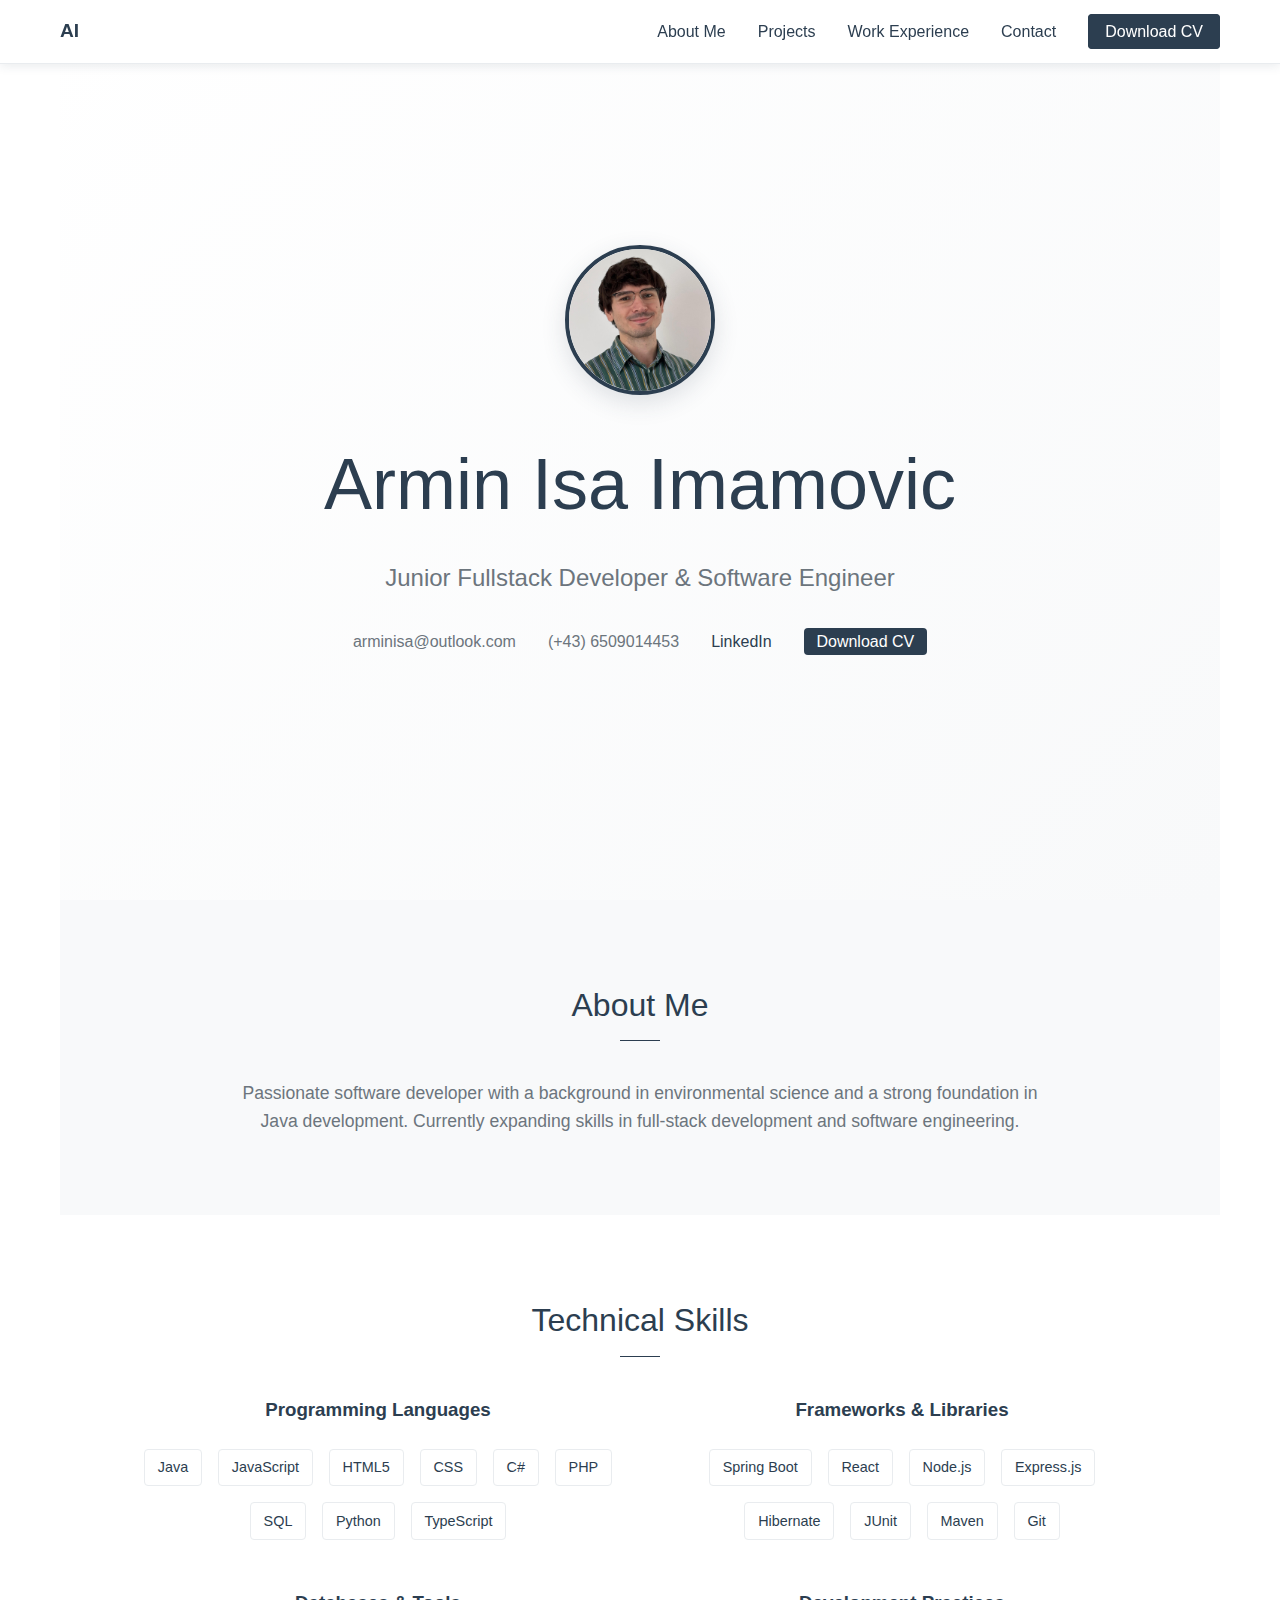
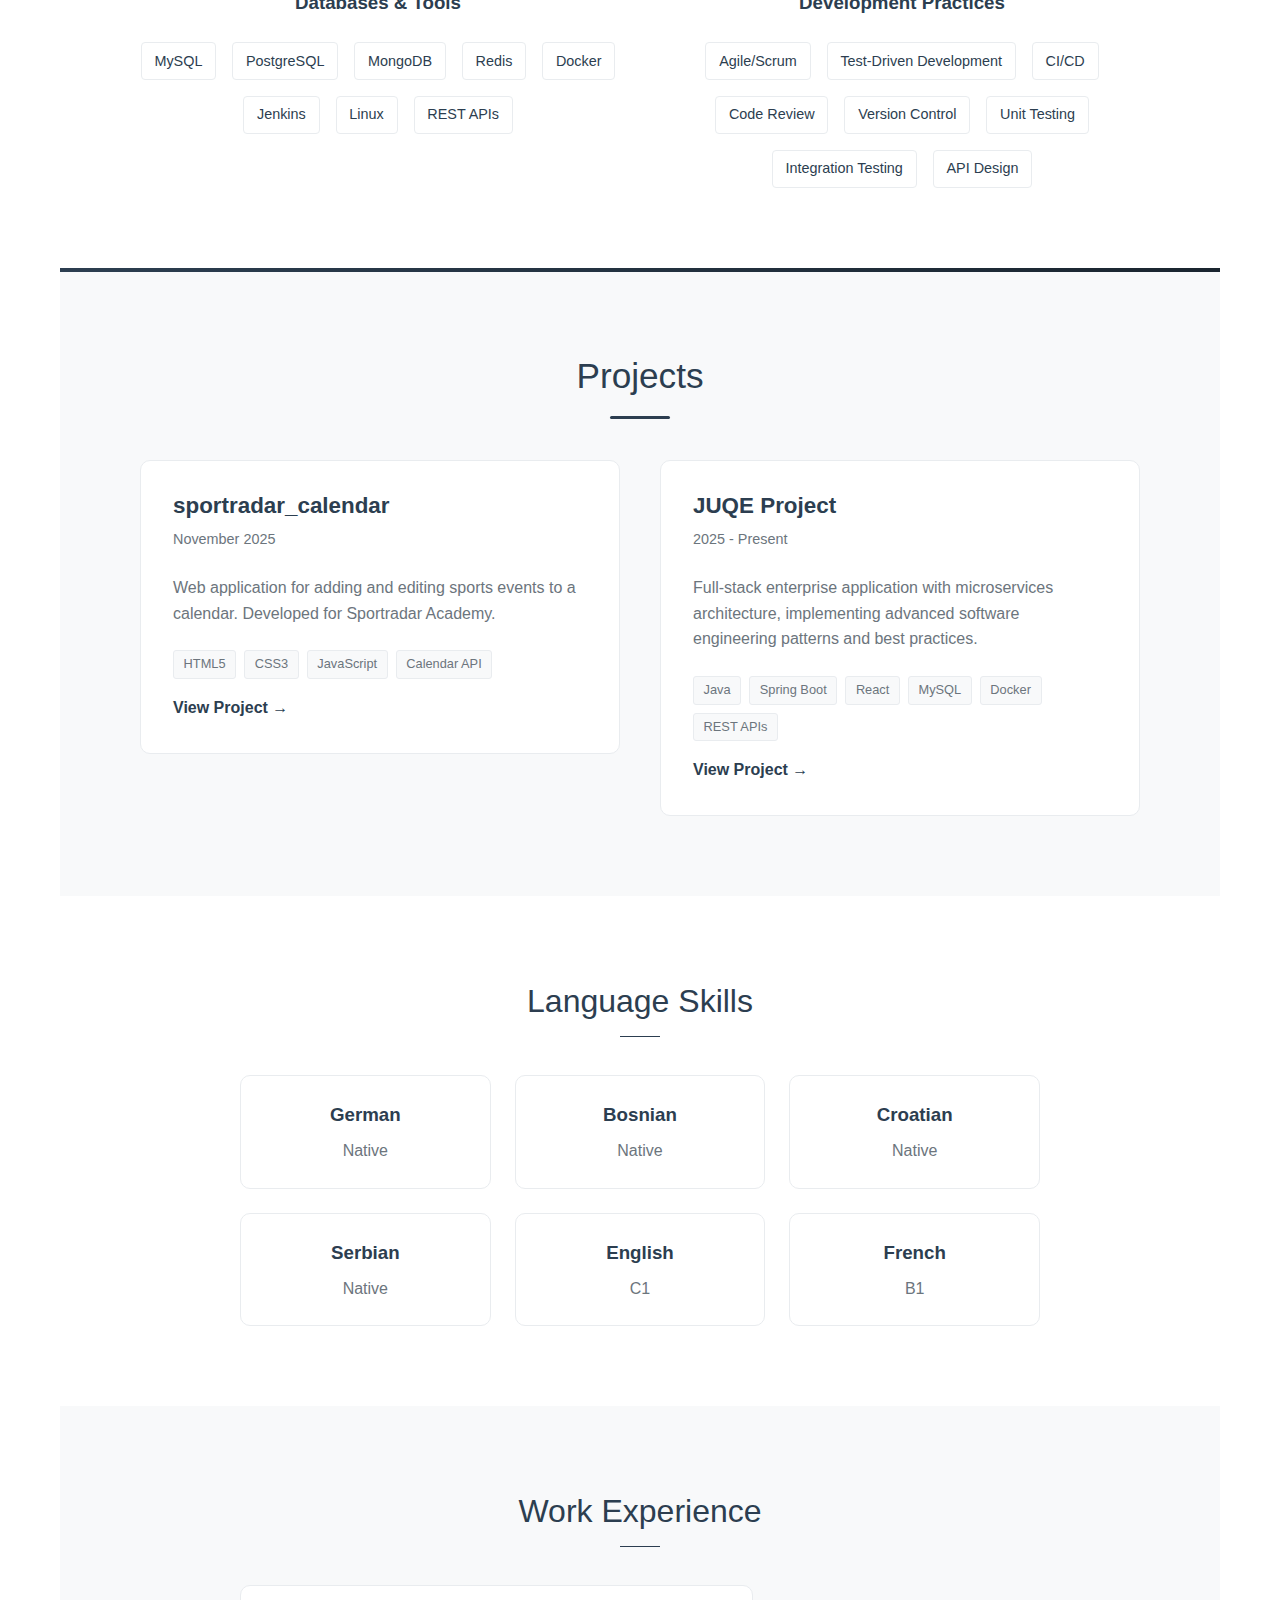
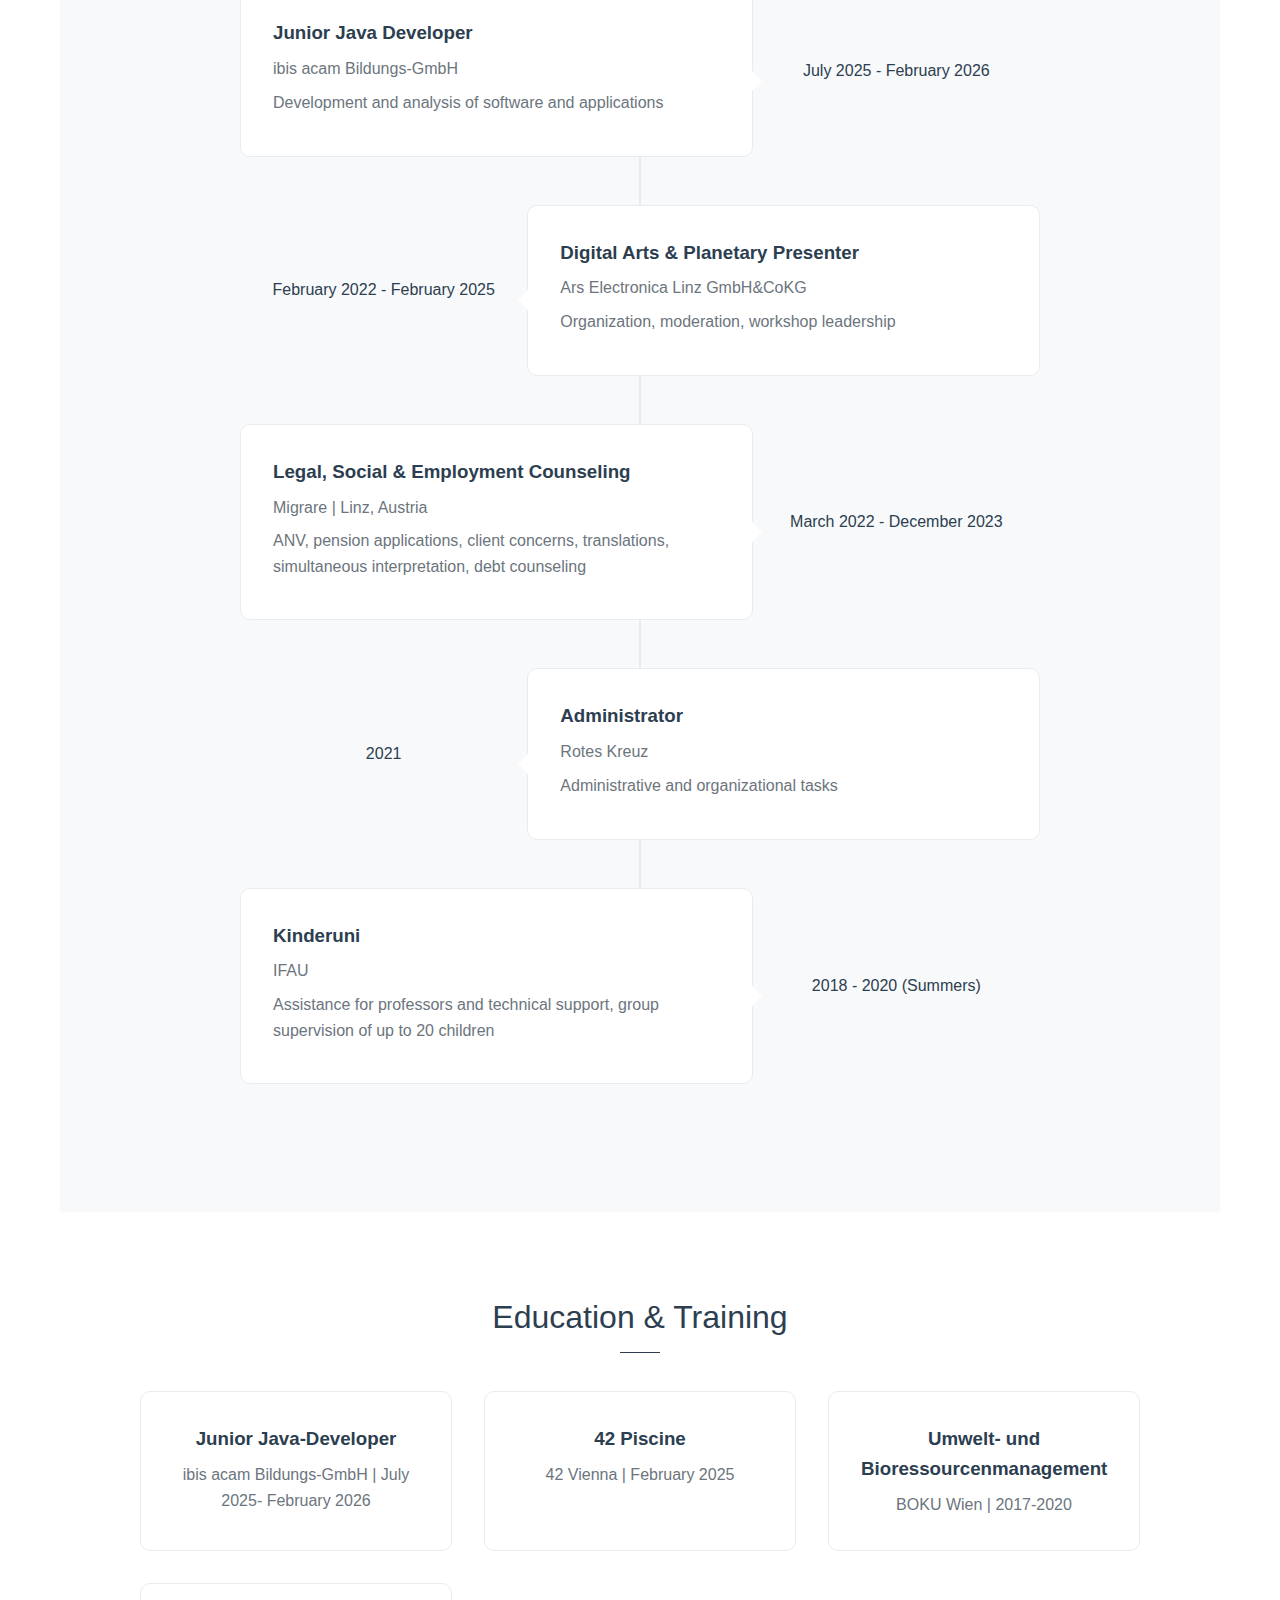
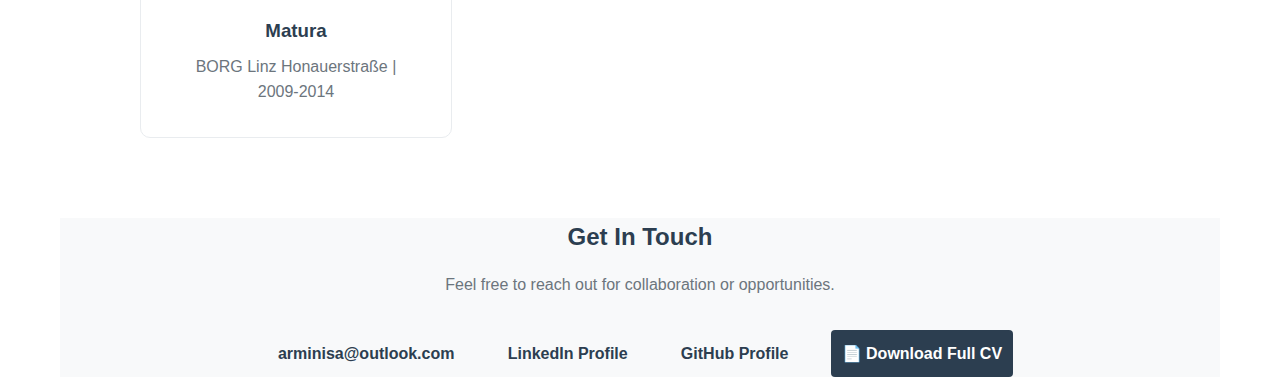
<file: index.html>
<!DOCTYPE html>
<html lang="en">
<head>
    <meta charset="UTF-8">
    <meta name="viewport" content="width=device-width, initial-scale=1.0">
    <title>Armin Isa Imamovic - Portfolio</title>
    <style>
        * {
            margin: 0;
            padding: 0;
            box-sizing: border-box;
        }

        :root {
            --bg-primary: #ffffff;
            --bg-secondary: #f8f9fa;
            --bg-card: #ffffff;
            --text-primary: #2c3e50;
            --text-secondary: #6c757d;
            --accent: #2c3e50;
            --accent-hover: #1a252f;
            --border: #e9ecef;
        }

        body {
            font-family: 'Inter', -apple-system, BlinkMacSystemFont, 'Segoe UI', Roboto, sans-serif;
            background: var(--bg-primary);
            color: var(--text-primary);
            line-height: 1.6;
            overflow-x: hidden;
        }

        .container {
            max-width: 1200px;
            margin: 0 auto;
            padding: 0 20px;
        }

        .hero {
            min-height: 100vh;
            display: flex;
            flex-direction: column;
            justify-content: center;
            align-items: center;
            text-align: center;
            position: relative;
            background: linear-gradient(135deg, var(--bg-primary) 0%, var(--bg-secondary) 100%);
        }

        .profile-pic {
            width: 150px;
            height: 150px;
            border-radius: 50%;
            object-fit: cover;
            border: 4px solid var(--accent);
            margin-bottom: 2rem;
            box-shadow: 0 8px 24px rgba(44, 62, 80, 0.15);
            transition: transform 0.3s ease, box-shadow 0.3s ease;
        }

        .profile-pic:hover {
            transform: scale(1.03);
            box-shadow: 0 12px 32px rgba(44, 62, 80, 0.2);
        }

        .hero h1 {
            font-size: clamp(2.5rem, 8vw, 4.5rem);
            font-weight: 300;
            margin-bottom: 1rem;
            color: var(--text-primary);
        }

        h1 {
            font: 2.5rem;
        }

        .subtitle {
            font-size: 1.5rem;
            color: var(--text-secondary);
            margin-bottom: 2rem;
        }

        .contact-info {
            display: flex;
            flex-wrap: wrap;
            gap: 2rem;
            justify-content: center;
            font-size: 1rem;
            color: var(--text-secondary);
        }

        .contact-info a {
            color: var(--accent);
            text-decoration: none;
            transition: color 0.3s ease;
        }

        .contact-info a:hover {
            color: var(--accent-hover);
        }

        .cv-link {
            background: var(--accent);
            color: var(--bg-primary) !important;
            padding: 0.3rem 0.8rem;
            border-radius: 4px;
            font-weight: 400;
            transition: all 0.3s ease;
        }

        .cv-link:hover {
            background: var(--accent-hover);
            transform: translateY(-1px);
        }

        section {
            padding: 80px 0;
            position: relative;
        }

        section:nth-child(even) {
            background: var(--bg-secondary);
        }

        section h2 {
            font-size: 2rem;
            margin-bottom: 3rem;
            text-align: center;
            color: var(--text-primary);
            font-weight: 300;
            position: relative;
        }

        section h2::after {
            content: '';
            position: absolute;
            bottom: -10px;
            left: 50%;
            transform: translateX(-50%);
            width: 40px;
            height: 1px;
            background: var(--accent);
        }

        .about {
            text-align: center;
        }

        .about p {
            max-width: 800px;
            margin: 0 auto;
            font-size: 1.1rem;
            color: var(--text-secondary);
        }

        .timeline {
            position: relative;
            max-width: 800px;
            margin: 0 auto;
        }

        .timeline::before {
            content: '';
            position: absolute;
            left: 50%;
            top: 0;
            bottom: 0;
            width: 2px;
            background: var(--border);
            transform: translateX(-50%);
        }

        .timeline-item {
            position: relative;
            margin-bottom: 3rem;
            display: flex;
            align-items: center;
        }

        .timeline-item:nth-child(odd) {
            flex-direction: row-reverse;
        }

        .timeline-item .date {
            flex: 1;
            text-align: center;
            font-weight: 400;
            color: var(--text-primary);
            padding: 0 2rem;
        }

        .timeline-item .content {
            flex: 2;
            background: var(--bg-card);
            padding: 2rem;
            border-radius: 10px;
            border: 1px solid var(--border);
            position: relative;
        }

        .timeline-item .content::before {
            content: '';
            position: absolute;
            top: 50%;
            width: 0;
            height: 0;
            border: 10px solid transparent;
        }

        .timeline-item:nth-child(odd) .content::before {
            right: -20px;
            border-left-color: var(--bg-card);
        }

        .timeline-item:nth-child(even) .content::before {
            left: -20px;
            border-right-color: var(--bg-card);
        }

        .timeline-item h3 {
            color: var(--text-primary);
            margin-bottom: 0.5rem;
        }

        .timeline-item p {
            color: var(--text-secondary);
            margin-bottom: 0.5rem;
        }

        .education-grid {
            display: grid;
            grid-template-columns: repeat(auto-fit, minmax(300px, 1fr));
            gap: 2rem;
            max-width: 1000px;
            margin: 0 auto;
        }

        .edu-item {
            background: var(--bg-card);
            padding: 2rem;
            border-radius: 10px;
            border: 1px solid var(--border);
            text-align: center;
            transition: transform 0.3s ease, border-color 0.3s ease;
        }

        .edu-item:hover {
            transform: translateY(-2px);
            border-color: var(--accent);
        }

        .edu-item h3 {
            color: var(--text-primary);
            margin-bottom: 0.5rem;
        }

        .edu-item p {
            color: var(--text-secondary);
        }

        .skills-grid {
            display: grid;
            grid-template-columns: repeat(auto-fit, minmax(400px, 1fr));
            gap: 3rem;
            max-width: 1000px;
            margin: 0 auto;
        }

        .skill-category h3 {
            color: var(--text-primary);
            margin-bottom: 1.5rem;
            text-align: center;
        }

        .skill-tags {
            display: flex;
            flex-wrap: wrap;
            gap: 1rem;
            justify-content: center;
        }

        .tag {
            background: var(--bg-card);
            color: var(--text-primary);
            padding: 0.4rem 0.8rem;
            border-radius: 4px;
            border: 1px solid var(--border);
            font-size: 0.9rem;
            transition: all 0.3s ease;
        }

        .tag:hover {
            background: var(--accent);
            color: var(--bg-primary);
            transform: translateY(-1px);
        }

        .projects {
            background: linear-gradient(135deg, #f8f9fa 0%, #e9ecef 100%);
            position: relative;
            overflow: hidden;
        }

        .projects::before {
            content: '';
            position: absolute;
            top: 0;
            left: 0;
            right: 0;
            height: 4px;
            background: linear-gradient(90deg, var(--accent), var(--accent-hover));
        }

        .projects h2 {
            font-size: 2.2rem;
            color: var(--text-primary);
            margin-bottom: 3.5rem;
            position: relative;
        }

        .projects h2::after {
            content: '';
            position: absolute;
            bottom: -15px;
            left: 50%;
            transform: translateX(-50%);
            width: 60px;
            height: 3px;
            background: var(--accent);
            border-radius: 2px;
        }

        .project-grid {
            display: grid;
            grid-template-columns: repeat(auto-fit, minmax(350px, 1fr));
            gap: 2.5rem;
            max-width: 1000px;
            margin: 0 auto;
        }

        .project-card {
            background: var(--bg-card);
            padding: 2rem;
            border-radius: 10px;
            border: 1px solid var(--border);
            transition: transform 0.3s ease, border-color 0.3s ease, box-shadow 0.3s ease;
            cursor: pointer;
            position: relative;
        }

        .project-card:hover {
            transform: translateY(-2px);
            border-color: var(--accent);
            box-shadow: 0 8px 24px rgba(44, 62, 80, 0.15);
        }

        .project-card-wrapper {
            text-decoration: none;
            color: inherit;
            display: block;
        }

        .project-card-wrapper * {
            text-decoration: none !important;
        }

        .project-card h3 {
            color: var(--text-primary);
            margin-bottom: 0.5rem;
            font-size: 1.4rem;
            font-weight: 600;
            line-height: 1.2;
        }

        .project-date {
            color: var(--text-secondary);
            font-size: 0.9rem;
            margin-bottom: 1rem;
        }

        .project-card p {
            color: var(--text-secondary);
            margin-bottom: 1.5rem;
        }

        .project-link {
            color: var(--accent);
            text-decoration: none;
            font-weight: 600;
            transition: color 0.3s ease;
        }

        .project-link:hover {
            color: var(--accent-hover);
        }

        .project-tech {
            display: flex;
            flex-wrap: wrap;
            gap: 0.5rem;
            margin: 1rem 0;
        }

        .tech-tag {
            background: var(--bg-secondary);
            color: var(--text-secondary);
            padding: 0.2rem 0.6rem;
            border-radius: 3px;
            font-size: 0.8rem;
            border: 1px solid var(--border);
        }

        .language-grid {
            display: grid;
            grid-template-columns: repeat(auto-fit, minmax(200px, 1fr));
            gap: 1.5rem;
            max-width: 800px;
            margin: 0 auto;
        }

        .language-item {
            background: var(--bg-card);
            padding: 1.5rem;
            border-radius: 10px;
            border: 1px solid var(--border);
            text-align: center;
            transition: transform 0.3s ease;
        }

        .language-item:hover {
            transform: translateY(-1px);
        }

        .language-item h3 {
            color: var(--text-primary);
            margin-bottom: 0.5rem;
        }

        .level {
            color: var(--text-secondary);
            font-weight: 400;
        }

        .contact {
            text-align: center;
            background: var(--bg-secondary);
        }

        .contact h2 {
            margin-bottom: 1rem;
        }

        .contact p {
            color: var(--text-secondary);
            margin-bottom: 2rem;
        }

        .contact-links {
            display: flex;
            flex-wrap: wrap;
            gap: 2rem;
            justify-content: center;
        }

        .contact-links a {
            color: var(--accent);
            text-decoration: none;
            font-weight: 600;
            transition: color 0.3s ease;
            padding: 0.6rem;
            border-radius: 4px;
            border: 1px solid transparent;
        }

        .contact-links a:hover {
            color: var(--accent-hover);
            background: var(--accent);
            color: var(--bg-primary) !important;
        }

        .cv-download {
            background: var(--accent);
            color: var(--bg-primary) !important;
            padding: 0.6rem;
            border-radius: 4px;
            font-weight: 400;
            transition: all 0.3s ease;
            border: 1px solid var(--accent);
        }

        .cv-download:hover {
            background: var(--accent-hover);
            color: var(--bg-primary) !important;
            transform: translateY(-1px);
        }

        @media (max-width: 768px) {
            .timeline::before {
                left: 20px;
            }
            
            .timeline-item {
                flex-direction: column !important;
                align-items: flex-start !important;
                padding-left: 100px;
                margin-bottom: 2rem;
                position: relative;
                min-height: 80px;
            }
            
            .timeline-item .date {
                position: absolute;
                left: 20px;
                top: 15px;
                transform: translateX(-50%);
                padding: 0;
                white-space: nowrap;
                font-size: 0.8rem;
                text-align: center;
                width: 60px;
                z-index: 10;
                font-weight: 600;
                background: var(--bg-secondary);
                padding: 4px 2px;
                border-radius: 4px;
            }
            
            .timeline-item .content {
                width: 100%;
                padding: 1.5rem;
                margin-left: 0;
                position: relative;
                margin-top: 10px;
            }
            
            .timeline-item .content::before {
                left: -10px !important;
                border-right-color: var(--bg-card) !important;
                border-left-color: transparent !important;
                border-width: 8px;
            }
            
            .skills-grid {
                grid-template-columns: 1fr;
            }
            
            .contact-info {
                flex-direction: column;
                gap: 1rem;
            }
            
            .contact-links {
                flex-direction: column;
                gap: 1rem;
            }
        }

        html {
            scroll-behavior: smooth;
        }

        ::-webkit-scrollbar {
            width: 8px;
        }

        ::-webkit-scrollbar-track {
            background: var(--bg-primary);
        }

        ::-webkit-scrollbar-thumb {
            background: var(--accent);
            border-radius: 2px;
        }

        ::-webkit-scrollbar-thumb:hover {
            background: var(--accent-hover);
        }

        /* Fixed Navigation Menu */
        .fixed-nav {
            position: fixed;
            top: 0;
            left: 0;
            right: 0;
            background: rgba(255, 255, 255, 0.95);
            backdrop-filter: blur(10px);
            border-bottom: 1px solid var(--border);
            z-index: 1000;
            padding: 1rem 0;
            transition: all 0.3s ease;
            box-shadow: 0 2px 10px rgba(44, 62, 80, 0.1);
        }

        .fixed-nav.scrolled {
            background: rgba(255, 255, 255, 0.98);
            box-shadow: 0 4px 20px rgba(44, 62, 80, 0.15);
        }

        .nav-container {
            max-width: 1200px;
            margin: 0 auto;
            padding: 0 20px;
            display: flex;
            justify-content: space-between;
            align-items: center;
        }

        .nav-logo {
            font-size: 1.2rem;
            font-weight: 600;
            color: var(--text-primary);
            text-decoration: none;
            transition: color 0.3s ease;
        }

        .nav-logo:hover {
            color: var(--accent);
        }

        .nav-menu {
            display: flex;
            gap: 2rem;
            list-style: none;
            margin: 0;
            padding: 0;
        }

        .nav-link {
            color: var(--text-primary);
            text-decoration: none;
            font-weight: 400;
            transition: color 0.3s ease;
            position: relative;
            padding: 0.5rem 0;
        }

        .nav-link:hover {
            color: var(--accent);
        }

        .nav-link::after {
            content: '';
            position: absolute;
            bottom: 0;
            left: 0;
            width: 0;
            height: 2px;
            background: var(--accent);
            transition: width 0.3s ease;
        }

        .nav-link:hover::after {
            width: 100%;
        }

        .nav-link.active {
            color: var(--accent);
        }

        .nav-link.active::after {
            width: 100%;
        }

        .nav-cv-btn {
            background: var(--accent);
            color: var(--bg-primary) !important;
            padding: 0.5rem 1rem;
            border-radius: 4px;
            font-weight: 400;
            transition: all 0.3s ease;
            border: 1px solid var(--accent);
        }

        .nav-cv-btn:hover {
            background: var(--accent-hover);
            transform: translateY(-1px);
            color: var(--bg-primary) !important;
        }

        .nav-cv-btn::after {
            display: none;
        }

        /* Mobile menu toggle */
        .nav-toggle {
            display: none;
            flex-direction: column;
            cursor: pointer;
            background: none;
            border: none;
            padding: 0.5rem;
        }

        .nav-toggle span {
            width: 25px;
            height: 2px;
            background: var(--text-primary);
            margin: 3px 0;
            transition: 0.3s;
        }

        @media (max-width: 768px) {
            .nav-toggle {
                display: flex;
            }

            .nav-menu {
                position: fixed;
                top: 70px;
                left: 0;
                right: 0;
                background: rgba(255, 255, 255, 0.98);
                backdrop-filter: blur(10px);
                flex-direction: column;
                padding: 1.5rem;
                gap: 0.8rem;
                transform: translateY(-100%);
                opacity: 0;
                visibility: hidden;
                transition: all 0.3s ease;
                border-bottom: 1px solid var(--border);
                box-shadow: 0 4px 20px rgba(44, 62, 80, 0.15);
                max-height: 70vh;
                overflow-y: auto;
            }

            .nav-menu.active {
                transform: translateY(0);
                opacity: 1;
                visibility: visible;
            }

            .nav-link {
                text-align: center;
                padding: 0.8rem 1rem;
                border-radius: 4px;
                transition: all 0.3s ease;
            }

            .nav-link:hover {
                background: var(--bg-secondary);
            }

            .nav-cv-btn {
                margin-top: 0.5rem;
            }

            .nav-toggle.active span:nth-child(1) {
                transform: rotate(-45deg) translate(-5px, 6px);
            }

            .nav-toggle.active span:nth-child(2) {
                opacity: 0;
            }

            .nav-toggle.active span:nth-child(3) {
                transform: rotate(45deg) translate(-5px, -6px);
            }
        }
    </style>
</head>
<body>
    <!-- Fixed Navigation Menu -->
    <nav class="fixed-nav" id="navbar">
        <div class="nav-container">
            <a href="#home" class="nav-logo">AI</a>
            <ul class="nav-menu" id="navMenu">
                <li><a href="#about" class="nav-link">About Me</a></li>
                <li><a href="#projects" class="nav-link">Projects</a></li>
                <li><a href="#experience" class="nav-link">Work Experience</a></li>
                <li><a href="#contact" class="nav-link">Contact</a></li>
                <li><a href="CV_final2.pdf" target="_blank" class="nav-link nav-cv-btn">Download CV</a></li>
            </ul>
            <button class="nav-toggle" id="navToggle">
                <span></span>
                <span></span>
                <span></span>
            </button>
        </div>
    </nav>

    <div class="container">
        <header class="hero" id="home">
            <img src="profile-pic.jpg" alt="Armin Isa Imamovic" class="profile-pic">
            <h1>Armin Isa Imamovic</h1>
            <p class="subtitle">Junior Fullstack Developer & Software Engineer</p>
            <div class="contact-info">
                <span>arminisa@outlook.com</span>
                <span>(+43) 6509014453</span>
                <span><a href="https://www.linkedin.com/in/arminisa" target="_blank">LinkedIn</a></span>
                <span><a href="CV_final2.pdf" target="_blank" class="cv-link">Download CV</a></span>
            </div>
        </header>

        <section class="about" id="about">
            <h2>About Me</h2>
            <p>Passionate software developer with a background in environmental science and a strong foundation in Java development. Currently expanding skills in full-stack development and software engineering.</p>
        </section>

        <section class="skills">
            <h2>Technical Skills</h2>
            <div class="skills-grid">
                <div class="skill-category">
                    <h3>Programming Languages</h3>
                    <div class="skill-tags">
                        <span class="tag">Java</span>
                        <span class="tag">JavaScript</span>
                        <span class="tag">HTML5</span>
                        <span class="tag">CSS</span>
                        <span class="tag">C#</span>
                        <span class="tag">PHP</span>
                        <span class="tag">SQL</span>
                        <span class="tag">Python</span>
                        <span class="tag">TypeScript</span>
                    </div>
                </div>
                <div class="skill-category">
                    <h3>Frameworks & Libraries</h3>
                    <div class="skill-tags">
                        <span class="tag">Spring Boot</span>
                        <span class="tag">React</span>
                        <span class="tag">Node.js</span>
                        <span class="tag">Express.js</span>
                        <span class="tag">Hibernate</span>
                        <span class="tag">JUnit</span>
                        <span class="tag">Maven</span>
                        <span class="tag">Git</span>
                    </div>
                </div>
                <div class="skill-category">
                    <h3>Databases & Tools</h3>
                    <div class="skill-tags">
                        <span class="tag">MySQL</span>
                        <span class="tag">PostgreSQL</span>
                        <span class="tag">MongoDB</span>
                        <span class="tag">Redis</span>
                        <span class="tag">Docker</span>
                        <span class="tag">Jenkins</span>
                        <span class="tag">Linux</span>
                        <span class="tag">REST APIs</span>
                    </div>
                </div>
                <div class="skill-category">
                    <h3>Development Practices</h3>
                    <div class="skill-tags">
                        <span class="tag">Agile/Scrum</span>
                        <span class="tag">Test-Driven Development</span>
                        <span class="tag">CI/CD</span>
                        <span class="tag">Code Review</span>
                        <span class="tag">Version Control</span>
                        <span class="tag">Unit Testing</span>
                        <span class="tag">Integration Testing</span>
                        <span class="tag">API Design</span>
                    </div>
                </div>
            </div>
        </section>

        <section class="projects" id="projects">
            <h2>Projects</h2>
            <div class="project-grid">
                <a href="https://github.com/arminisa95/sportradar_calendar" target="_blank" class="project-card-wrapper">
                    <div class="project-card">
                        <h3>sportradar_calendar</h3>
                        <p class="project-date">November 2025</p>
                        <p>Web application for adding and editing sports events to a calendar. Developed for Sportradar Academy.</p>
                        <div class="project-tech">
                            <span class="tech-tag">HTML5</span>
                            <span class="tech-tag">CSS3</span>
                            <span class="tech-tag">JavaScript</span>
                            <span class="tech-tag">Calendar API</span>
                        </div>
                        <span class="project-link">View Project →</span>
                    </div>
                </a>
                <a href="https://juqeboks.com" target="_blank" class="project-card-wrapper">
                    <div class="project-card">
                        <h3>JUQE Project</h3>
                        <p class="project-date">2025 - Present</p>
                        <p>Full-stack enterprise application with microservices architecture, implementing advanced software engineering patterns and best practices.</p>
                        <div class="project-tech">
                            <span class="tech-tag">Java</span>
                            <span class="tech-tag">Spring Boot</span>
                            <span class="tech-tag">React</span>
                            <span class="tech-tag">MySQL</span>
                            <span class="tech-tag">Docker</span>
                            <span class="tech-tag">REST APIs</span>
                        </div>
                        <span class="project-link">View Project →</span>
                    </div>
                </a>
            </div>
        </section>

        <section class="languages">
            <h2>Language Skills</h2>
            <div class="language-grid">
                <div class="language-item">
                    <h3>German</h3>
                    <span class="level">Native</span>
                </div>
                <div class="language-item">
                    <h3>Bosnian</h3>
                    <span class="level">Native</span>
                </div>
                <div class="language-item">
                    <h3>Croatian</h3>
                    <span class="level">Native</span>
                </div>
                <div class="language-item">
                    <h3>Serbian</h3>
                    <span class="level">Native</span>
                </div>
                <div class="language-item">
                    <h3>English</h3>
                    <span class="level">C1</span>
                </div>
                <div class="language-item">
                    <h3>French</h3>
                    <span class="level">B1</span>
                </div>
            </div>
        </section>

        <section class="experience" id="experience">
            <h2>Work Experience</h2>
            <div class="timeline">
                <div class="timeline-item">
                    <div class="date">July 2025 - February 2026</div>
                    <div class="content">
                        <h3>Junior Java Developer</h3>
                        <p>ibis acam Bildungs-GmbH</p>
                        <p>Development and analysis of software and applications</p>
                    </div>
                </div>
                <div class="timeline-item">
                    <div class="date">February 2022 - February 2025</div>
                    <div class="content">
                        <h3>Digital Arts & Planetary Presenter</h3>
                        <p>Ars Electronica Linz GmbH&CoKG</p>
                        <p>Organization, moderation, workshop leadership</p>
                    </div>
                </div>
                <div class="timeline-item">
                    <div class="date">March 2022 - December 2023</div>
                    <div class="content">
                        <h3>Legal, Social & Employment Counseling</h3>
                        <p>Migrare | Linz, Austria</p>
                        <p>ANV, pension applications, client concerns, translations, simultaneous interpretation, debt counseling</p>
                    </div>
                </div>
                <div class="timeline-item">
                    <div class="date">2021 </div>
                    <div class="content">
                        <h3>Administrator</h3>
                        <p>Rotes Kreuz</p>
                        <p>Administrative and organizational tasks</p>
                    </div>
                </div>
                <div class="timeline-item">
                    <div class="date">2018 - 2020 (Summers)</div>
                    <div class="content">
                        <h3>Kinderuni</h3>
                        <p>IFAU</p>
                        <p>Assistance for professors and technical support, group supervision of up to 20 children</p>
                    </div>
                </div>
            </div>
        </section>

        <section class="education">
            <h2>Education & Training</h2>
            <div class="education-grid">
                <div class="edu-item">
                    <h3>Junior Java-Developer</h3>
                    <p>ibis acam Bildungs-GmbH | July 2025- February 2026</p>
                </div>
                <div class="edu-item">
                    <h3>42 Piscine</h3>
                    <p>42 Vienna | February 2025</p>
                </div>
                <div class="edu-item">
                    <h3>Umwelt- und Bioressourcenmanagement</h3>
                    <p>BOKU Wien | 2017-2020</p>
                </div>
                <div class="edu-item">
                    <h3>Matura</h3>
                    <p>BORG Linz Honauerstraße | 2009-2014</p>
                </div>
            </div>
        </section>

        <footer class="contact" id="contact">
            <h2>Get In Touch</h2>
            <p>Feel free to reach out for collaboration or opportunities.</p>
            <div class="contact-links">
                <a href="mailto:arminisa@outlook.com">arminisa@outlook.com</a>
                <a href="https://www.linkedin.com/in/arminisa" target="_blank">LinkedIn Profile</a>
                <a href="https://github.com/arminisa95" target="_blank">GitHub Profile</a>
                <a href="CV_final2.pdf" target="_blank" class="cv-download">📄 Download Full CV</a>
            </div>
        </footer>
    </div>

    <script>
        // Navigation functionality
        const navbar = document.getElementById('navbar');
        const navToggle = document.getElementById('navToggle');
        const navMenu = document.getElementById('navMenu');
        const navLinks = document.querySelectorAll('.nav-link');

        // Mobile menu toggle
        navToggle.addEventListener('click', () => {
            navMenu.classList.toggle('active');
            navToggle.classList.toggle('active');
        });

        // Close mobile menu when clicking on a link
        navLinks.forEach(link => {
            link.addEventListener('click', () => {
                navMenu.classList.remove('active');
                navToggle.classList.remove('active');
            });
        });

        // Scroll effect for navbar
        window.addEventListener('scroll', () => {
            if (window.scrollY > 50) {
                navbar.classList.add('scrolled');
            } else {
                navbar.classList.remove('scrolled');
            }
        });

        // Active link highlighting
        function updateActiveLink() {
            const sections = document.querySelectorAll('section[id], header[id]');
            const scrollPosition = window.scrollY + 100;

            sections.forEach(section => {
                const sectionTop = section.offsetTop;
                const sectionHeight = section.offsetHeight;
                const sectionId = section.getAttribute('id');

                if (scrollPosition >= sectionTop && scrollPosition < sectionTop + sectionHeight) {
                    navLinks.forEach(link => {
                        link.classList.remove('active');
                        if (link.getAttribute('href') === `#${sectionId}`) {
                            link.classList.add('active');
                        }
                    });
                }
            });
        }

        // Update active link on scroll
        window.addEventListener('scroll', updateActiveLink);

        // Update active link on load
        document.addEventListener('DOMContentLoaded', updateActiveLink);

        // Smooth scrolling for navigation links
        navLinks.forEach(link => {
            link.addEventListener('click', (e) => {
                const href = link.getAttribute('href');
                
                // Skip if it's the CV download link
                if (href.includes('.pdf')) {
                    return;
                }

                e.preventDefault();
                const targetId = href.substring(1);
                const targetSection = document.getElementById(targetId);

                if (targetSection) {
                    const offsetTop = targetSection.offsetTop - 80; // Account for fixed nav height
                    window.scrollTo({
                        top: offsetTop,
                        behavior: 'smooth'
                    });
                }
            });
        });

        // Handle browser back/forward buttons
        window.addEventListener('popstate', () => {
            updateActiveLink();
        });

        // Set initial active state based on URL hash
        if (window.location.hash) {
            const targetId = window.location.hash.substring(1);
            const targetSection = document.getElementById(targetId);
            if (targetSection) {
                setTimeout(() => {
                    const offsetTop = targetSection.offsetTop - 80;
                    window.scrollTo({
                        top: offsetTop,
                        behavior: 'smooth'
                    });
                }, 100);
            }
        }
    </script>
</body>
</html>
</file>
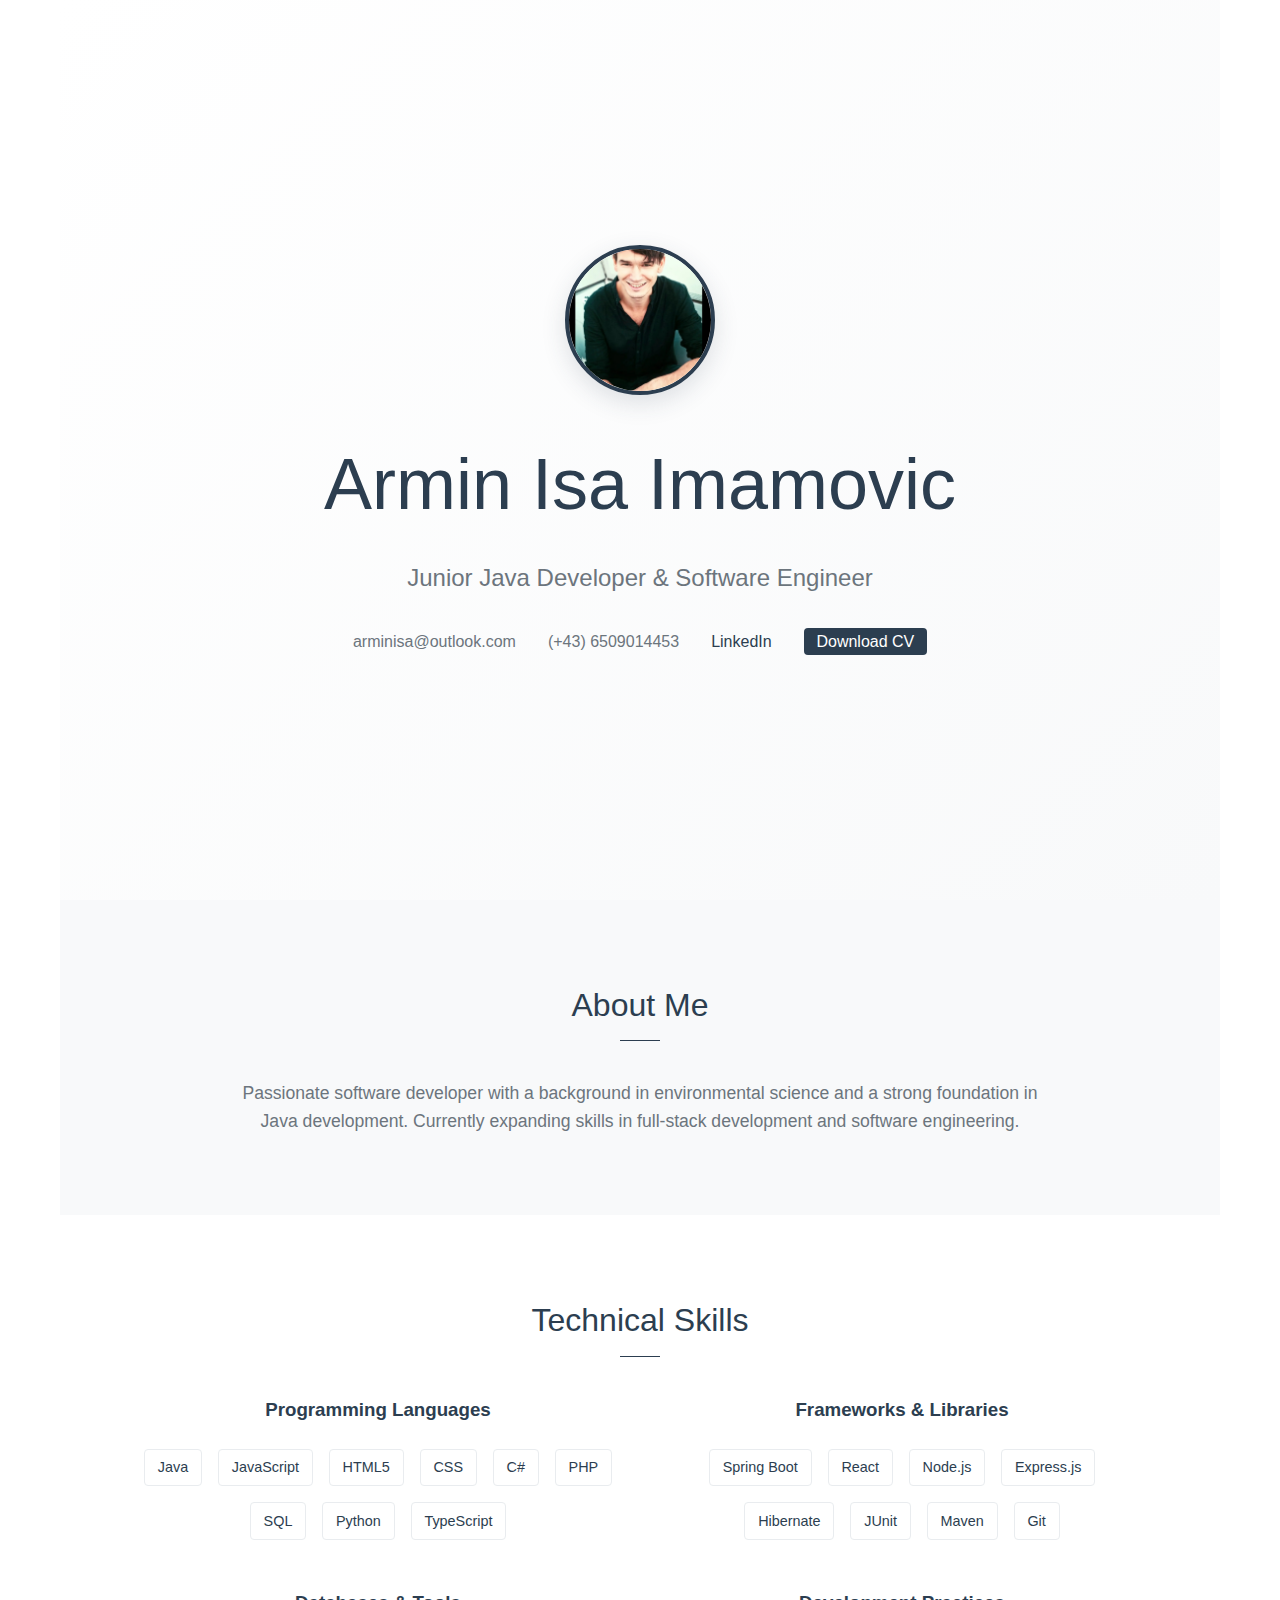
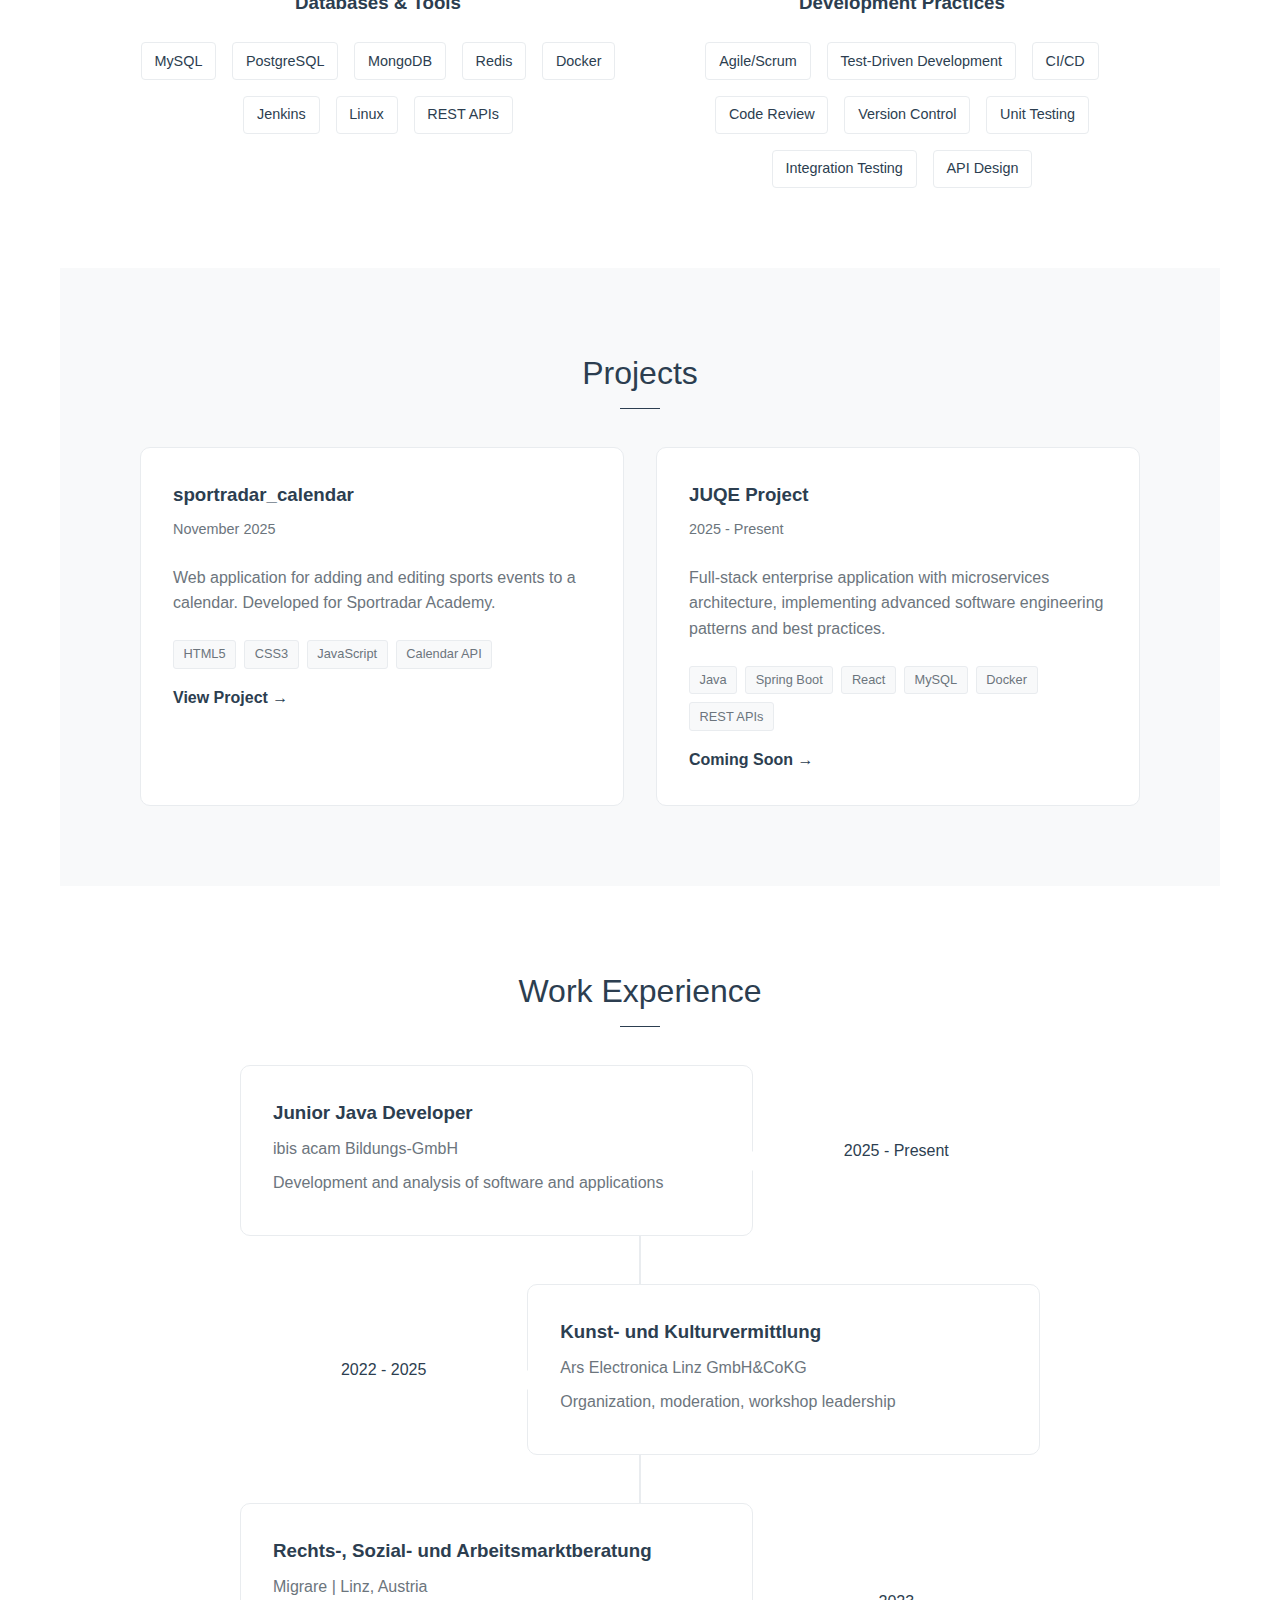
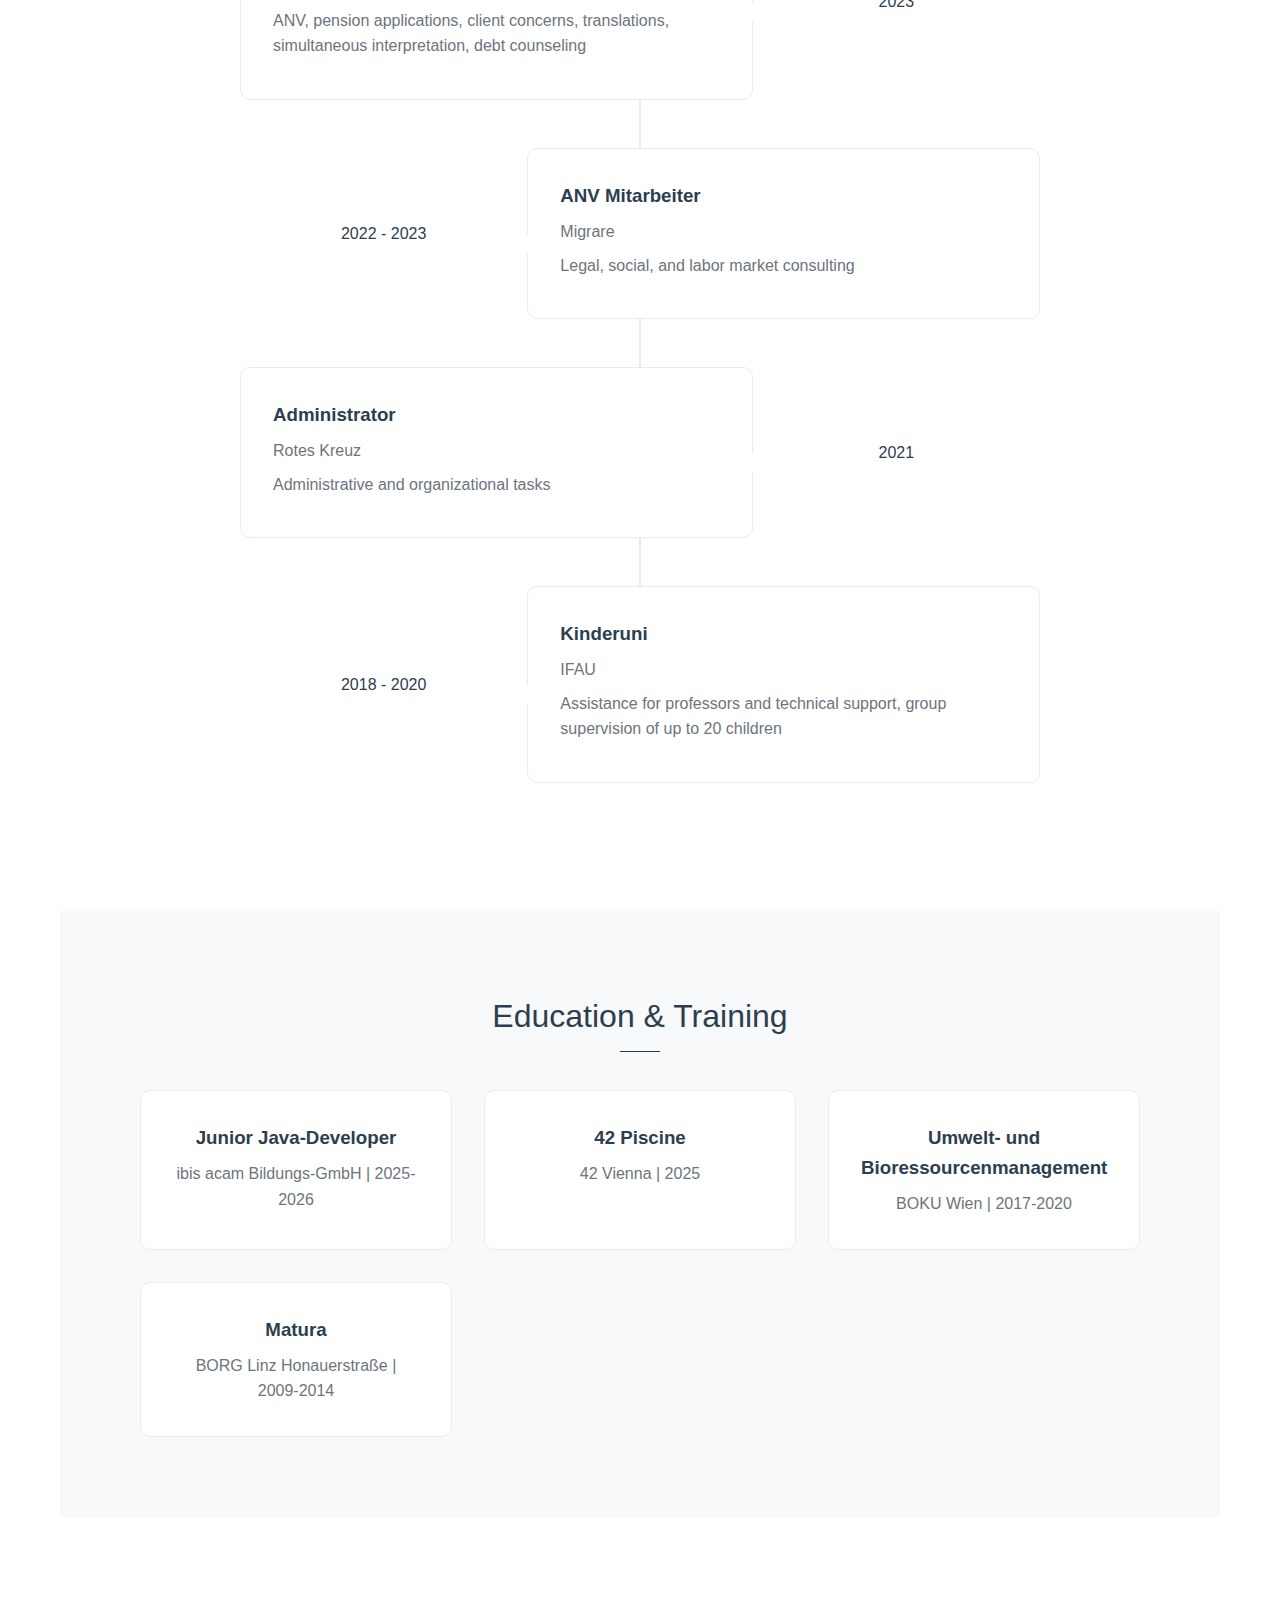
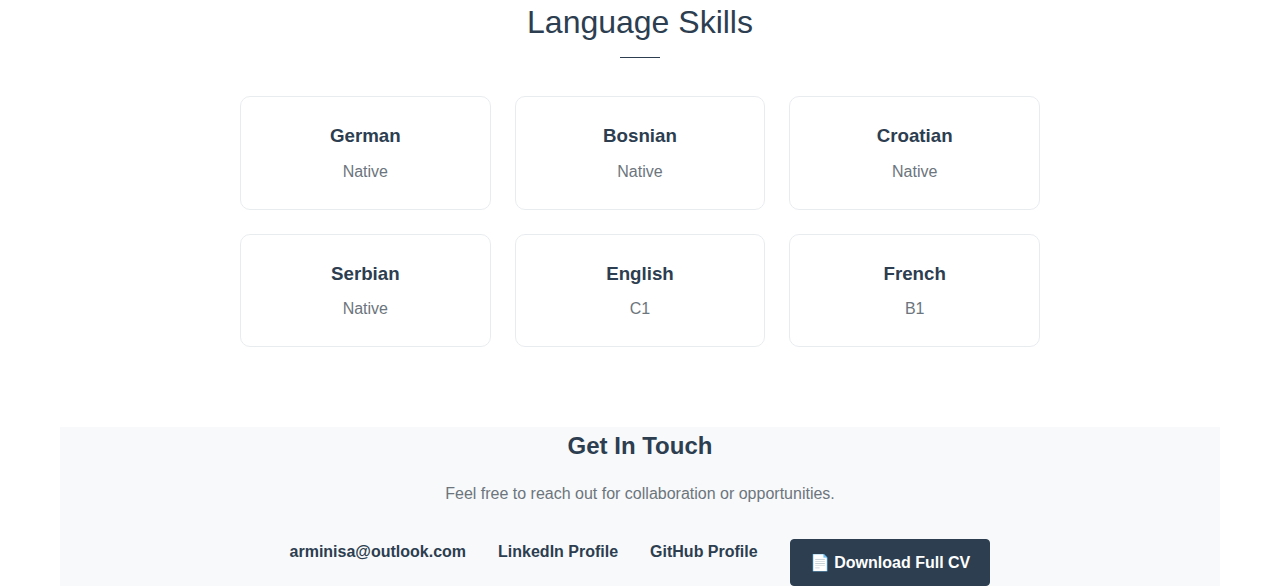
<file: Armin_Imamovic_Portfolio.html>
<!DOCTYPE html>
<html lang="en">
<head>
    <meta charset="UTF-8">
    <meta name="viewport" content="width=device-width, initial-scale=1.0">
    <title>Armin Isa Imamovic - Portfolio</title>
    <style>
        * {
            margin: 0;
            padding: 0;
            box-sizing: border-box;
        }

        :root {
            --bg-primary: #ffffff;
            --bg-secondary: #f8f9fa;
            --bg-card: #ffffff;
            --text-primary: #2c3e50;
            --text-secondary: #6c757d;
            --accent: #2c3e50;
            --accent-hover: #1a252f;
            --border: #e9ecef;
        }

        body {
            font-family: 'Inter', -apple-system, BlinkMacSystemFont, 'Segoe UI', Roboto, sans-serif;
            background: var(--bg-primary);
            color: var(--text-primary);
            line-height: 1.6;
            overflow-x: hidden;
        }

        .container {
            max-width: 1200px;
            margin: 0 auto;
            padding: 0 20px;
        }

        .hero {
            min-height: 100vh;
            display: flex;
            flex-direction: column;
            justify-content: center;
            align-items: center;
            text-align: center;
            position: relative;
            background: linear-gradient(135deg, var(--bg-primary) 0%, var(--bg-secondary) 100%);
        }

        .profile-pic {
            width: 150px;
            height: 150px;
            border-radius: 50%;
            object-fit: cover;
            border: 4px solid var(--accent);
            margin-bottom: 2rem;
            box-shadow: 0 8px 24px rgba(44, 62, 80, 0.15);
            transition: transform 0.3s ease, box-shadow 0.3s ease;
        }

        .profile-pic:hover {
            transform: scale(1.05);
            box-shadow: 0 12px 32px rgba(44, 62, 80, 0.2);
        }

        .hero h1 {
            font-size: clamp(2.5rem, 8vw, 4.5rem);
            font-weight: 300;
            margin-bottom: 1rem;
            color: var(--text-primary);
        }

        .subtitle {
            font-size: 1.5rem;
            color: var(--text-secondary);
            margin-bottom: 2rem;
        }

        .contact-info {
            display: flex;
            flex-wrap: wrap;
            gap: 2rem;
            justify-content: center;
            font-size: 1rem;
            color: var(--text-secondary);
        }

        .contact-info a {
            color: var(--accent);
            text-decoration: none;
            transition: color 0.3s ease;
        }

        .contact-info a:hover {
            color: var(--accent-hover);
        }

        .cv-link {
            background: var(--accent);
            color: var(--bg-primary) !important;
            padding: 0.3rem 0.8rem;
            border-radius: 4px;
            font-weight: 400;
            transition: all 0.3s ease;
        }

        .cv-link:hover {
            background: var(--accent-hover);
            transform: translateY(-1px);
        }

        section {
            padding: 80px 0;
            position: relative;
        }

        section:nth-child(even) {
            background: var(--bg-secondary);
        }

        section h2 {
            font-size: 2rem;
            margin-bottom: 3rem;
            text-align: center;
            color: var(--text-primary);
            font-weight: 300;
            position: relative;
        }

        section h2::after {
            content: '';
            position: absolute;
            bottom: -10px;
            left: 50%;
            transform: translateX(-50%);
            width: 40px;
            height: 1px;
            background: var(--accent);
        }

        .about {
            text-align: center;
        }

        .about p {
            max-width: 800px;
            margin: 0 auto;
            font-size: 1.1rem;
            color: var(--text-secondary);
        }

        .timeline {
            position: relative;
            max-width: 800px;
            margin: 0 auto;
        }

        .timeline::before {
            content: '';
            position: absolute;
            left: 50%;
            top: 0;
            bottom: 0;
            width: 2px;
            background: var(--border);
            transform: translateX(-50%);
        }

        .timeline-item {
            position: relative;
            margin-bottom: 3rem;
            display: flex;
            align-items: center;
        }

        .timeline-item:nth-child(odd) {
            flex-direction: row-reverse;
        }

        .timeline-item .date {
            flex: 1;
            text-align: center;
            font-weight: 400;
            color: var(--text-primary);
            padding: 0 2rem;
        }

        .timeline-item .content {
            flex: 2;
            background: var(--bg-card);
            padding: 2rem;
            border-radius: 10px;
            border: 1px solid var(--border);
            position: relative;
        }

        .timeline-item .content::before {
            content: '';
            position: absolute;
            top: 50%;
            width: 0;
            height: 0;
            border: 10px solid transparent;
        }

        .timeline-item:nth-child(odd) .content::before {
            right: -20px;
            border-left-color: var(--bg-card);
        }

        .timeline-item:nth-child(even) .content::before {
            left: -20px;
            border-right-color: var(--bg-card);
        }

        .timeline-item h3 {
            color: var(--text-primary);
            margin-bottom: 0.5rem;
        }

        .timeline-item p {
            color: var(--text-secondary);
            margin-bottom: 0.5rem;
        }

        .education-grid {
            display: grid;
            grid-template-columns: repeat(auto-fit, minmax(300px, 1fr));
            gap: 2rem;
            max-width: 1000px;
            margin: 0 auto;
        }

        .edu-item {
            background: var(--bg-card);
            padding: 2rem;
            border-radius: 10px;
            border: 1px solid var(--border);
            text-align: center;
            transition: transform 0.3s ease, border-color 0.3s ease;
        }

        .edu-item:hover {
            transform: translateY(-2px);
            border-color: var(--accent);
        }

        .edu-item h3 {
            color: var(--text-primary);
            margin-bottom: 0.5rem;
        }

        .edu-item p {
            color: var(--text-secondary);
        }

        .skills-grid {
            display: grid;
            grid-template-columns: repeat(auto-fit, minmax(400px, 1fr));
            gap: 3rem;
            max-width: 1000px;
            margin: 0 auto;
        }

        .skill-category h3 {
            color: var(--text-primary);
            margin-bottom: 1.5rem;
            text-align: center;
        }

        .skill-tags {
            display: flex;
            flex-wrap: wrap;
            gap: 1rem;
            justify-content: center;
        }

        .tag {
            background: var(--bg-card);
            color: var(--text-primary);
            padding: 0.4rem 0.8rem;
            border-radius: 4px;
            border: 1px solid var(--border);
            font-size: 0.9rem;
            transition: all 0.3s ease;
        }

        .tag:hover {
            background: var(--accent);
            color: var(--bg-primary);
            transform: translateY(-1px);
        }

        .project-grid {
            display: grid;
            grid-template-columns: repeat(auto-fit, minmax(350px, 1fr));
            gap: 2rem;
            max-width: 1000px;
            margin: 0 auto;
        }

        .project-card {
            background: var(--bg-card);
            padding: 2rem;
            border-radius: 10px;
            border: 1px solid var(--border);
            transition: transform 0.3s ease, border-color 0.3s ease;
        }

        .project-card:hover {
            transform: translateY(-2px);
            border-color: var(--accent);
        }

        .project-card h3 {
            color: var(--text-primary);
            margin-bottom: 0.5rem;
        }

        .project-date {
            color: var(--text-secondary);
            font-size: 0.9rem;
            margin-bottom: 1rem;
        }

        .project-card p {
            color: var(--text-secondary);
            margin-bottom: 1.5rem;
        }

        .project-link {
            color: var(--accent);
            text-decoration: none;
            font-weight: 600;
            transition: color 0.3s ease;
        }

        .project-link:hover {
            color: var(--accent-hover);
        }

        .project-tech {
            display: flex;
            flex-wrap: wrap;
            gap: 0.5rem;
            margin: 1rem 0;
        }

        .tech-tag {
            background: var(--bg-secondary);
            color: var(--text-secondary);
            padding: 0.2rem 0.6rem;
            border-radius: 3px;
            font-size: 0.8rem;
            border: 1px solid var(--border);
        }

        .language-grid {
            display: grid;
            grid-template-columns: repeat(auto-fit, minmax(200px, 1fr));
            gap: 1.5rem;
            max-width: 800px;
            margin: 0 auto;
        }

        .language-item {
            background: var(--bg-card);
            padding: 1.5rem;
            border-radius: 10px;
            border: 1px solid var(--border);
            text-align: center;
            transition: transform 0.3s ease;
        }

        .language-item:hover {
            transform: translateY(-1px);
        }

        .language-item h3 {
            color: var(--text-primary);
            margin-bottom: 0.5rem;
        }

        .level {
            color: var(--text-secondary);
            font-weight: 400;
        }

        .contact {
            text-align: center;
            background: var(--bg-secondary);
        }

        .contact h2 {
            margin-bottom: 1rem;
        }

        .contact p {
            color: var(--text-secondary);
            margin-bottom: 2rem;
        }

        .contact-links {
            display: flex;
            flex-wrap: wrap;
            gap: 2rem;
            justify-content: center;
        }

        .contact-links a {
            color: var(--accent);
            text-decoration: none;
            font-weight: 600;
            transition: color 0.3s ease;
        }

        .contact-links a:hover {
            color: var(--accent-hover);
        }

        .cv-download {
            background: var(--accent);
            color: var(--bg-primary) !important;
            padding: 0.6rem 1.2rem;
            border-radius: 4px;
            font-weight: 400;
            transition: all 0.3s ease;
            border: 1px solid var(--accent);
        }

        .cv-download:hover {
            background: var(--accent-hover);
            color: var(--bg-primary) !important;
            transform: translateY(-1px);
        }

        @media (max-width: 768px) {
            .timeline::before {
                left: 30px;
            }
            
            .timeline-item {
                flex-direction: column !important;
                align-items: flex-start !important;
                padding-left: 60px;
            }
            
            .timeline-item .date {
                position: absolute;
                left: 30px;
                transform: translateX(-50%);
                padding: 0;
                white-space: nowrap;
            }
            
            .timeline-item .content::before {
                left: -20px !important;
                border-right-color: var(--bg-card) !important;
                border-left-color: transparent !important;
            }
            
            .skills-grid {
                grid-template-columns: 1fr;
            }
            
            .contact-info {
                flex-direction: column;
                gap: 1rem;
            }
            
            .contact-links {
                flex-direction: column;
                gap: 1rem;
            }
        }

        html {
            scroll-behavior: smooth;
        }

        ::-webkit-scrollbar {
            width: 8px;
        }

        ::-webkit-scrollbar-track {
            background: var(--bg-primary);
        }

        ::-webkit-scrollbar-thumb {
            background: var(--accent);
            border-radius: 2px;
        }

        ::-webkit-scrollbar-thumb:hover {
            background: var(--accent-hover);
        }
    </style>
</head>
<body>
    <div class="container">
        <header class="hero">
            <img src="Armin_Imamovic_Portfolio_Files/profile_pic.jpeg" alt="Armin Isa Imamovic" class="profile-pic">
            <h1>Armin Isa Imamovic</h1>
            <p class="subtitle">Junior Java Developer & Software Engineer</p>
            <div class="contact-info">
                <span>arminisa@outlook.com</span>
                <span>(+43) 6509014453</span>
                <span><a href="https://www.linkedin.com/in/arminisa" target="_blank">LinkedIn</a></span>
                <span><a href="Armin_Imamovic_Portfolio_Files/Armin_Imamovic_CV.pdf" target="_blank" class="cv-link">Download CV</a></span>
            </div>
        </header>

        <section class="about">
            <h2>About Me</h2>
            <p>Passionate software developer with a background in environmental science and a strong foundation in Java development. Currently expanding skills in full-stack development and software engineering.</p>
        </section>

        <section class="skills">
            <h2>Technical Skills</h2>
            <div class="skills-grid">
                <div class="skill-category">
                    <h3>Programming Languages</h3>
                    <div class="skill-tags">
                        <span class="tag">Java</span>
                        <span class="tag">JavaScript</span>
                        <span class="tag">HTML5</span>
                        <span class="tag">CSS</span>
                        <span class="tag">C#</span>
                        <span class="tag">PHP</span>
                        <span class="tag">SQL</span>
                        <span class="tag">Python</span>
                        <span class="tag">TypeScript</span>
                    </div>
                </div>
                <div class="skill-category">
                    <h3>Frameworks & Libraries</h3>
                    <div class="skill-tags">
                        <span class="tag">Spring Boot</span>
                        <span class="tag">React</span>
                        <span class="tag">Node.js</span>
                        <span class="tag">Express.js</span>
                        <span class="tag">Hibernate</span>
                        <span class="tag">JUnit</span>
                        <span class="tag">Maven</span>
                        <span class="tag">Git</span>
                    </div>
                </div>
                <div class="skill-category">
                    <h3>Databases & Tools</h3>
                    <div class="skill-tags">
                        <span class="tag">MySQL</span>
                        <span class="tag">PostgreSQL</span>
                        <span class="tag">MongoDB</span>
                        <span class="tag">Redis</span>
                        <span class="tag">Docker</span>
                        <span class="tag">Jenkins</span>
                        <span class="tag">Linux</span>
                        <span class="tag">REST APIs</span>
                    </div>
                </div>
                <div class="skill-category">
                    <h3>Development Practices</h3>
                    <div class="skill-tags">
                        <span class="tag">Agile/Scrum</span>
                        <span class="tag">Test-Driven Development</span>
                        <span class="tag">CI/CD</span>
                        <span class="tag">Code Review</span>
                        <span class="tag">Version Control</span>
                        <span class="tag">Unit Testing</span>
                        <span class="tag">Integration Testing</span>
                        <span class="tag">API Design</span>
                    </div>
                </div>
            </div>
        </section>

        <section class="projects">
            <h2>Projects</h2>
            <div class="project-grid">
                <div class="project-card">
                    <h3>sportradar_calendar</h3>
                    <p class="project-date">November 2025</p>
                    <p>Web application for adding and editing sports events to a calendar. Developed for Sportradar Academy.</p>
                    <div class="project-tech">
                        <span class="tech-tag">HTML5</span>
                        <span class="tech-tag">CSS3</span>
                        <span class="tech-tag">JavaScript</span>
                        <span class="tech-tag">Calendar API</span>
                    </div>
                    <a href="https://github.com/arminisa95/sportradar_calendar" target="_blank" class="project-link">View Project →</a>
                </div>
                <div class="project-card">
                    <h3>JUQE Project</h3>
                    <p class="project-date">2025 - Present</p>
                    <p>Full-stack enterprise application with microservices architecture, implementing advanced software engineering patterns and best practices.</p>
                    <div class="project-tech">
                        <span class="tech-tag">Java</span>
                        <span class="tech-tag">Spring Boot</span>
                        <span class="tech-tag">React</span>
                        <span class="tech-tag">MySQL</span>
                        <span class="tech-tag">Docker</span>
                        <span class="tech-tag">REST APIs</span>
                    </div>
                    <span class="project-link">Coming Soon →</span>
                </div>
            </div>
        </section>

        <section class="experience">
            <h2>Work Experience</h2>
            <div class="timeline">
                <div class="timeline-item">
                    <div class="date">2025 - Present</div>
                    <div class="content">
                        <h3>Junior Java Developer</h3>
                        <p>ibis acam Bildungs-GmbH</p>
                        <p>Development and analysis of software and applications</p>
                    </div>
                </div>
                <div class="timeline-item">
                    <div class="date">2022 - 2025</div>
                    <div class="content">
                        <h3>Kunst- und Kulturvermittlung</h3>
                        <p>Ars Electronica Linz GmbH&CoKG</p>
                        <p>Organization, moderation, workshop leadership</p>
                    </div>
                </div>
                <div class="timeline-item">
                    <div class="date">2023</div>
                    <div class="content">
                        <h3>Rechts-, Sozial- und Arbeitsmarktberatung</h3>
                        <p>Migrare | Linz, Austria</p>
                        <p>ANV, pension applications, client concerns, translations, simultaneous interpretation, debt counseling</p>
                    </div>
                </div>
                <div class="timeline-item">
                    <div class="date">2022 - 2023</div>
                    <div class="content">
                        <h3>ANV Mitarbeiter</h3>
                        <p>Migrare</p>
                        <p>Legal, social, and labor market consulting</p>
                    </div>
                </div>
                <div class="timeline-item">
                    <div class="date">2021</div>
                    <div class="content">
                        <h3>Administrator</h3>
                        <p>Rotes Kreuz</p>
                        <p>Administrative and organizational tasks</p>
                    </div>
                </div>
                <div class="timeline-item">
                    <div class="date">2018 - 2020</div>
                    <div class="content">
                        <h3>Kinderuni</h3>
                        <p>IFAU</p>
                        <p>Assistance for professors and technical support, group supervision of up to 20 children</p>
                    </div>
                </div>
            </div>
        </section>

        <section class="education">
            <h2>Education & Training</h2>
            <div class="education-grid">
                <div class="edu-item">
                    <h3>Junior Java-Developer</h3>
                    <p>ibis acam Bildungs-GmbH | 2025-2026</p>
                </div>
                <div class="edu-item">
                    <h3>42 Piscine</h3>
                    <p>42 Vienna | 2025</p>
                </div>
                <div class="edu-item">
                    <h3>Umwelt- und Bioressourcenmanagement</h3>
                    <p>BOKU Wien | 2017-2020</p>
                </div>
                <div class="edu-item">
                    <h3>Matura</h3>
                    <p>BORG Linz Honauerstraße | 2009-2014</p>
                </div>
            </div>
        </section>

        <section class="languages">
            <h2>Language Skills</h2>
            <div class="language-grid">
                <div class="language-item">
                    <h3>German</h3>
                    <span class="level">Native</span>
                </div>
                <div class="language-item">
                    <h3>Bosnian</h3>
                    <span class="level">Native</span>
                </div>
                <div class="language-item">
                    <h3>Croatian</h3>
                    <span class="level">Native</span>
                </div>
                <div class="language-item">
                    <h3>Serbian</h3>
                    <span class="level">Native</span>
                </div>
                <div class="language-item">
                    <h3>English</h3>
                    <span class="level">C1</span>
                </div>
                <div class="language-item">
                    <h3>French</h3>
                    <span class="level">B1</span>
                </div>
            </div>
        </section>

        <footer class="contact">
            <h2>Get In Touch</h2>
            <p>Feel free to reach out for collaboration or opportunities.</p>
            <div class="contact-links">
                <a href="mailto:arminisa@outlook.com">arminisa@outlook.com</a>
                <a href="https://www.linkedin.com/in/arminisa" target="_blank">LinkedIn Profile</a>
                <a href="https://github.com/arminisa95" target="_blank">GitHub Profile</a>
                <a href="Armin_Imamovic_Portfolio_Files/Armin_Imamovic_CV.pdf" target="_blank" class="cv-download">📄 Download Full CV</a>
            </div>
        </footer>
    </div>
</body>
</html>
</file>
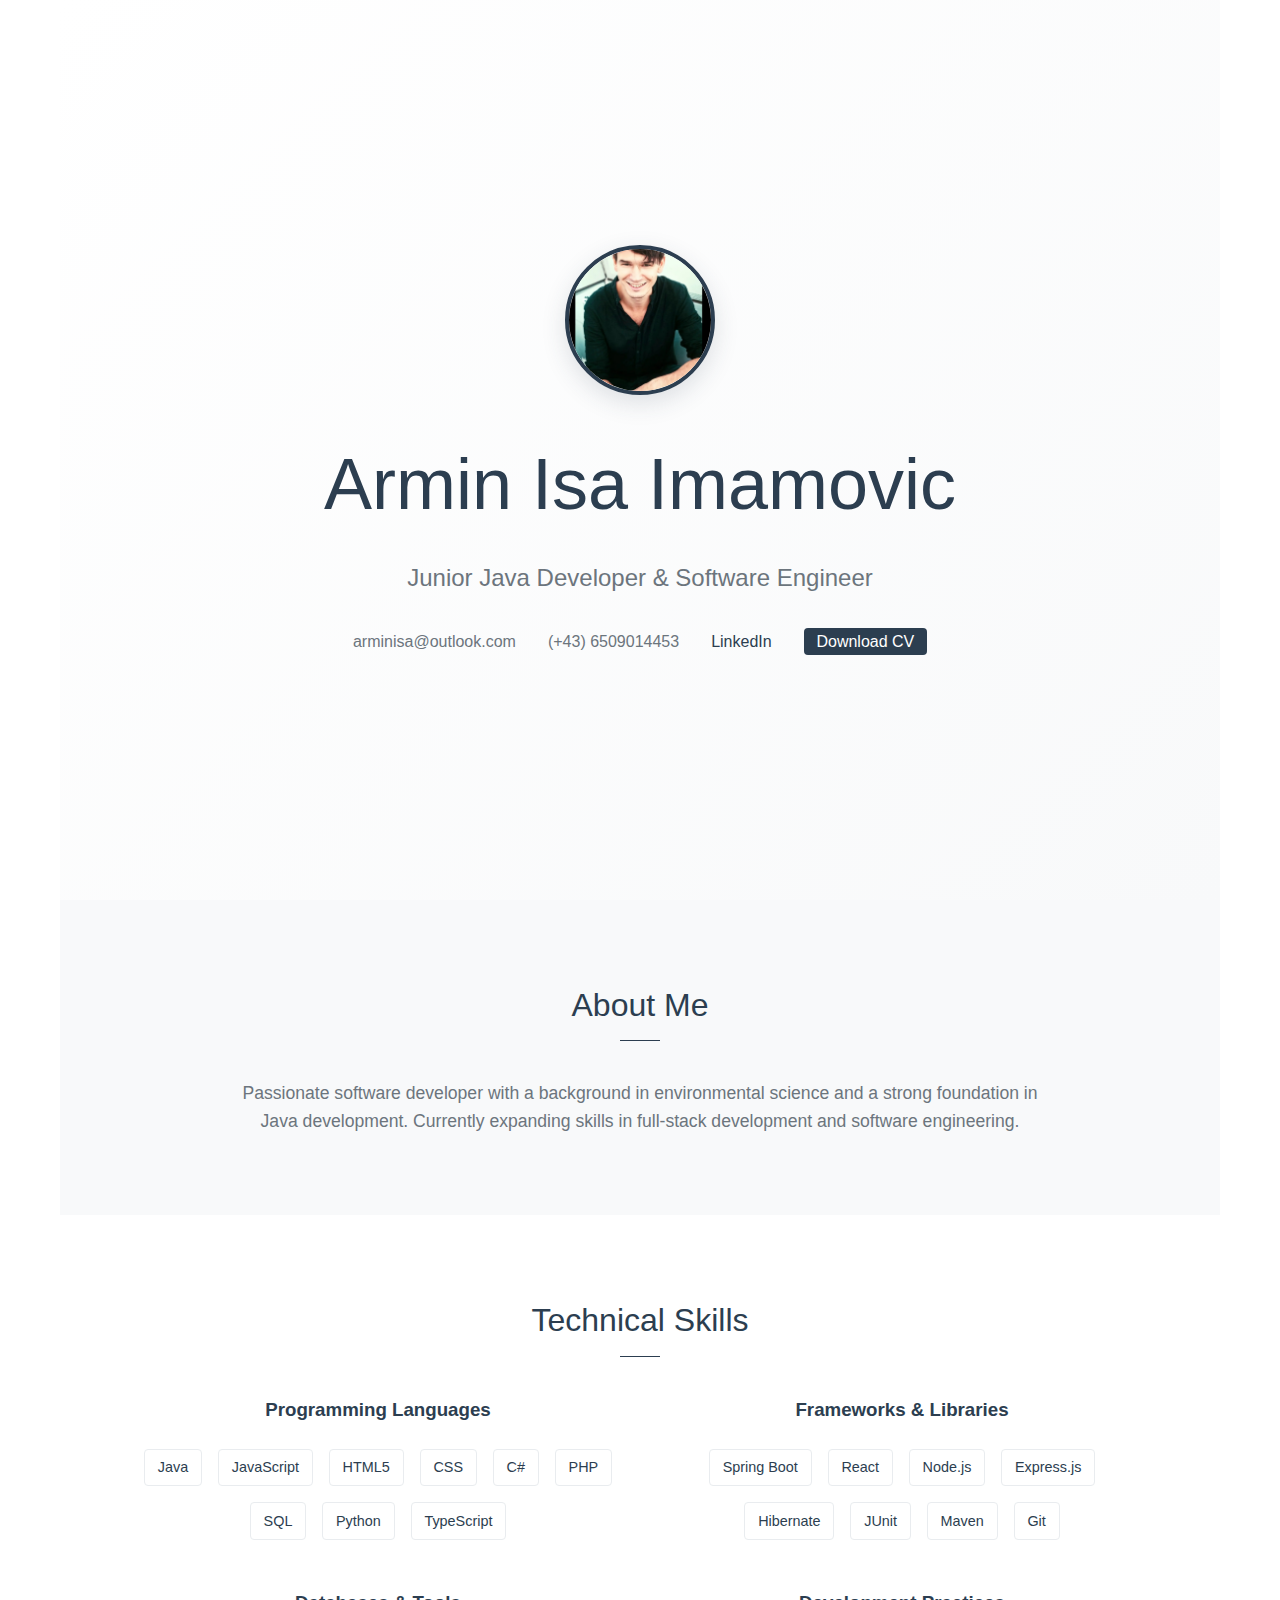
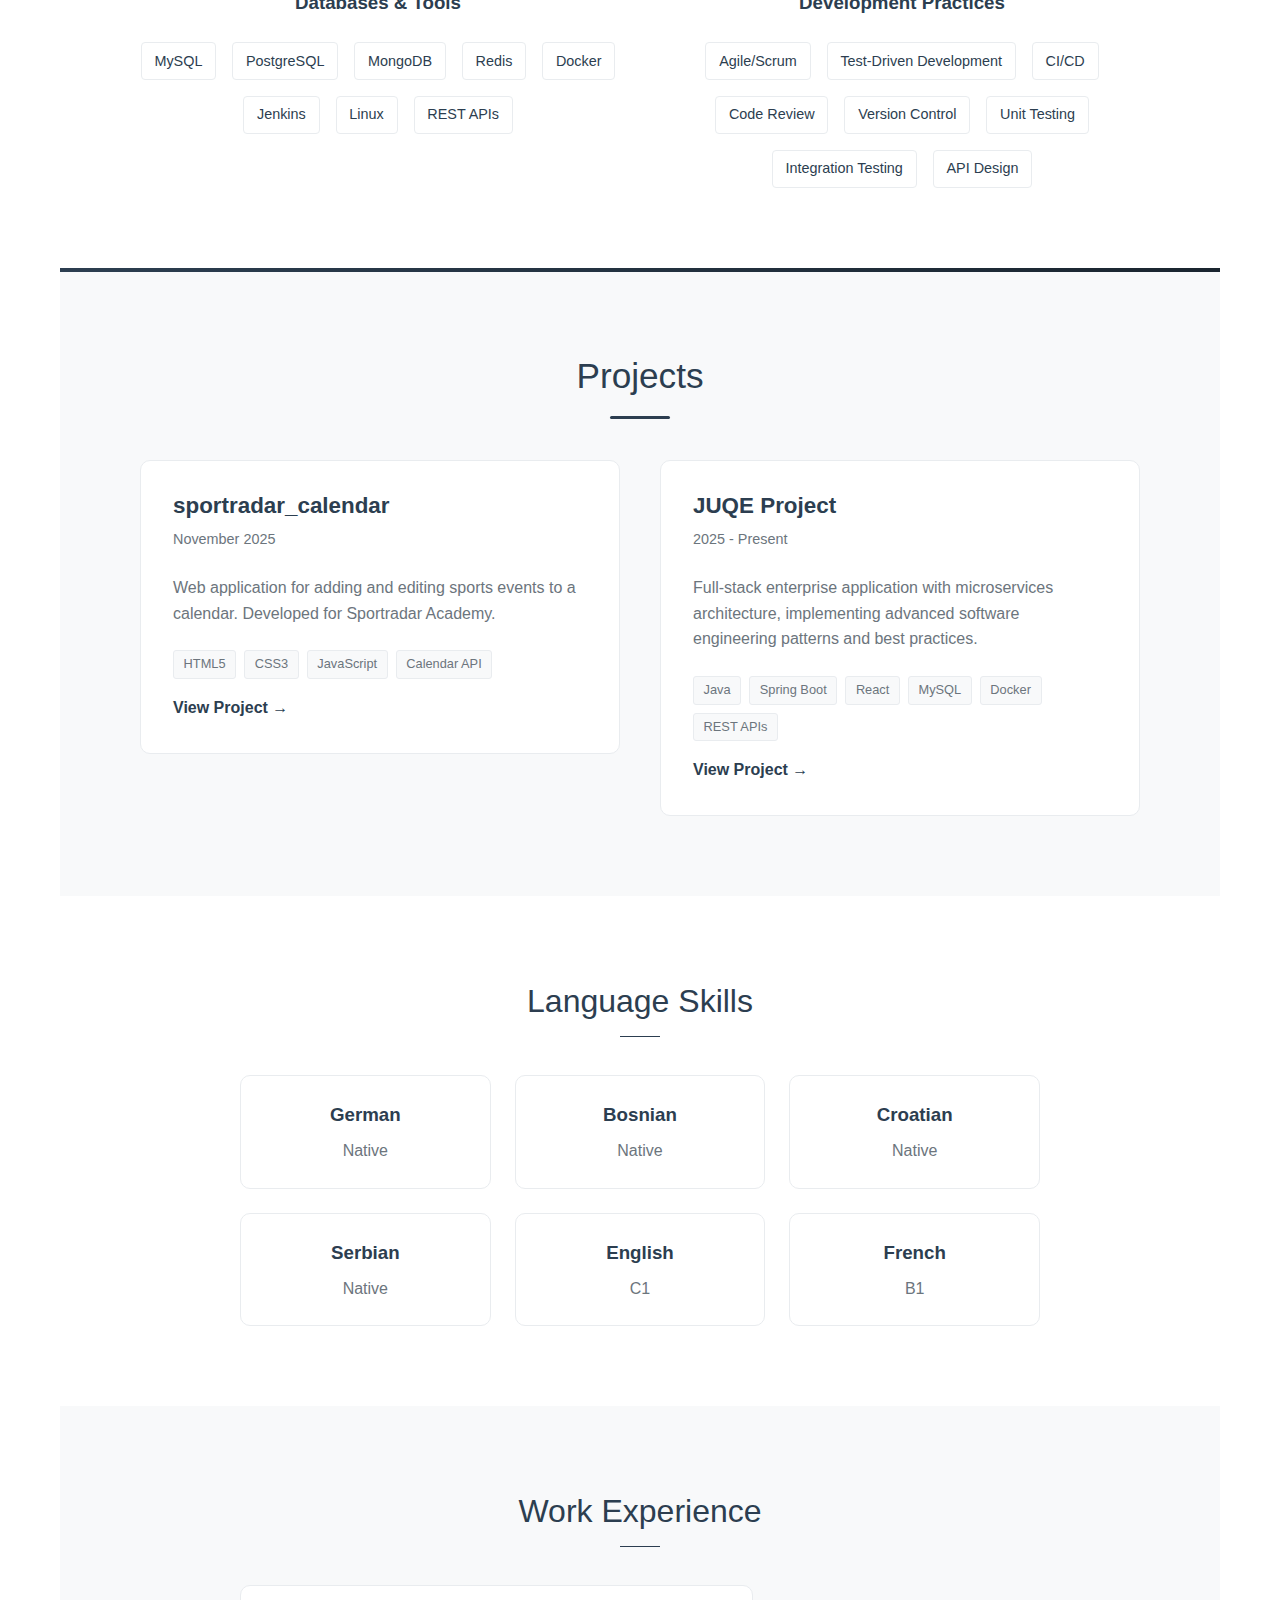
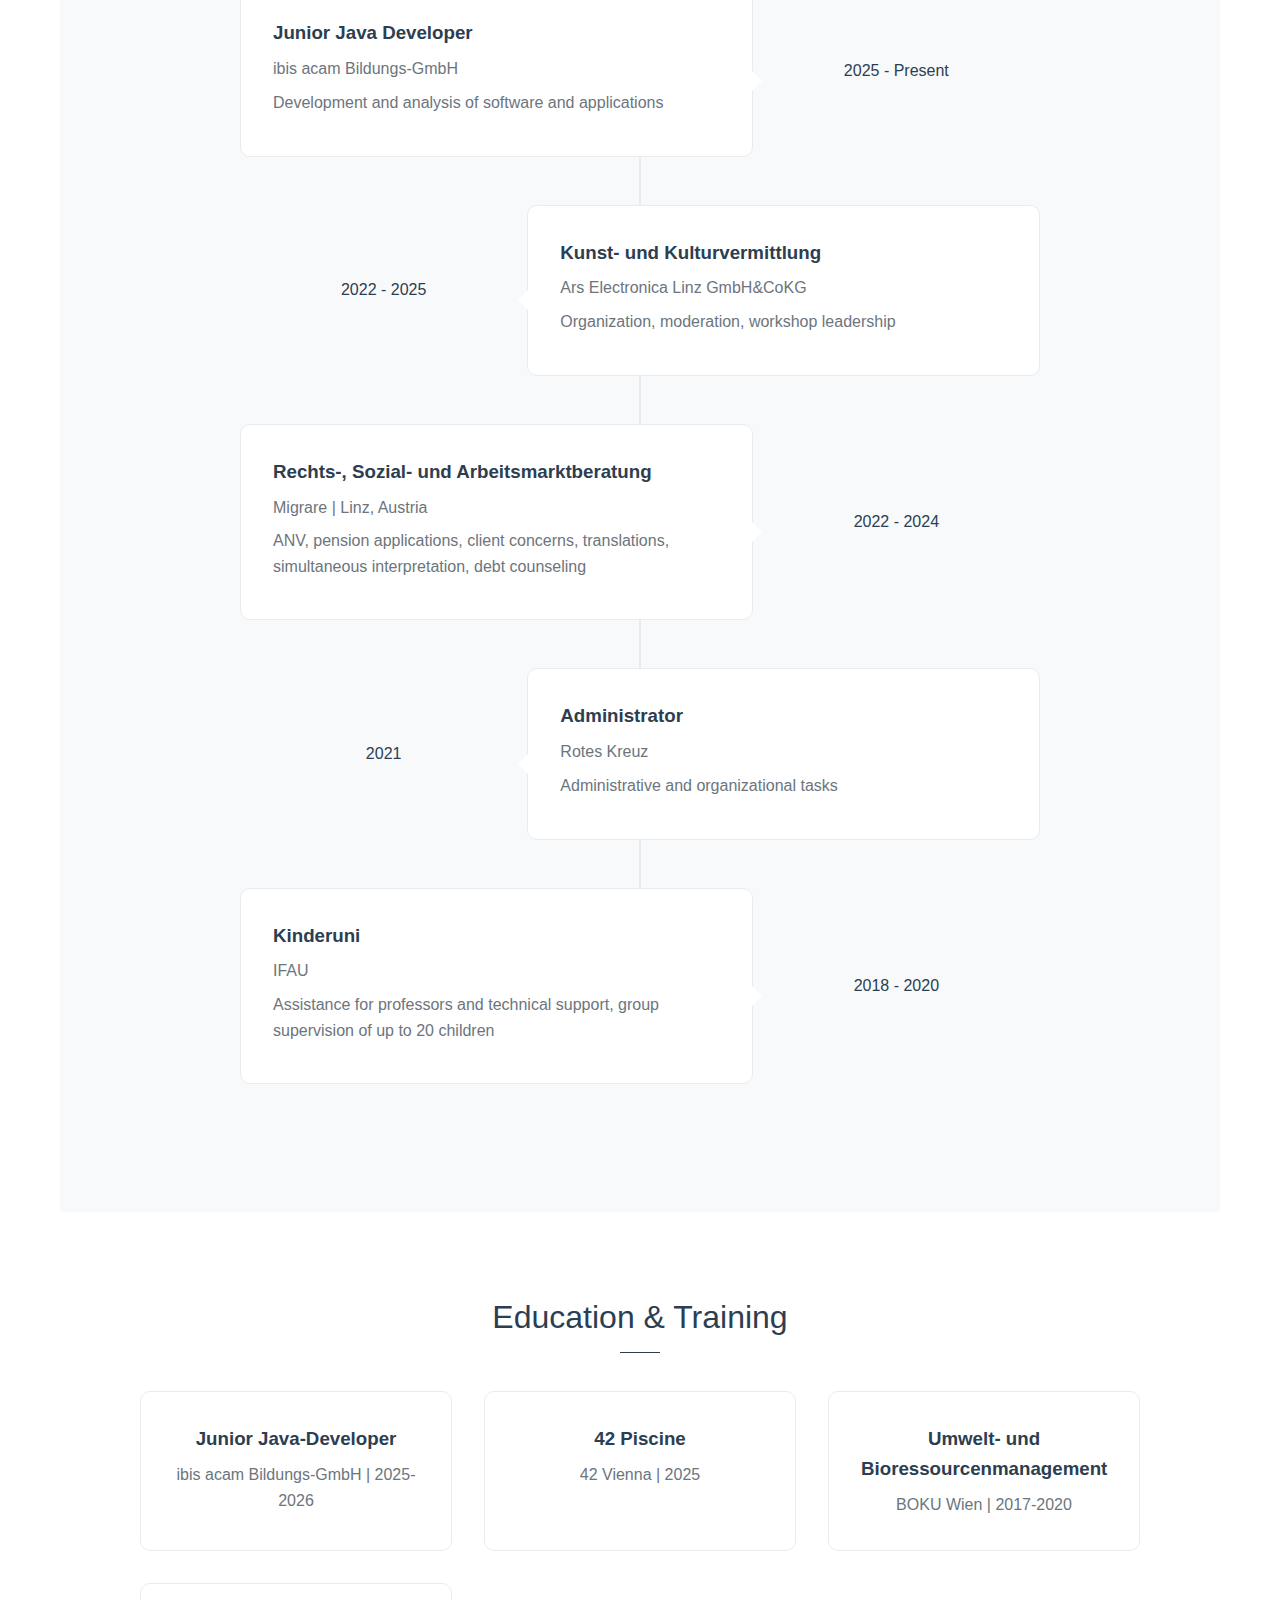
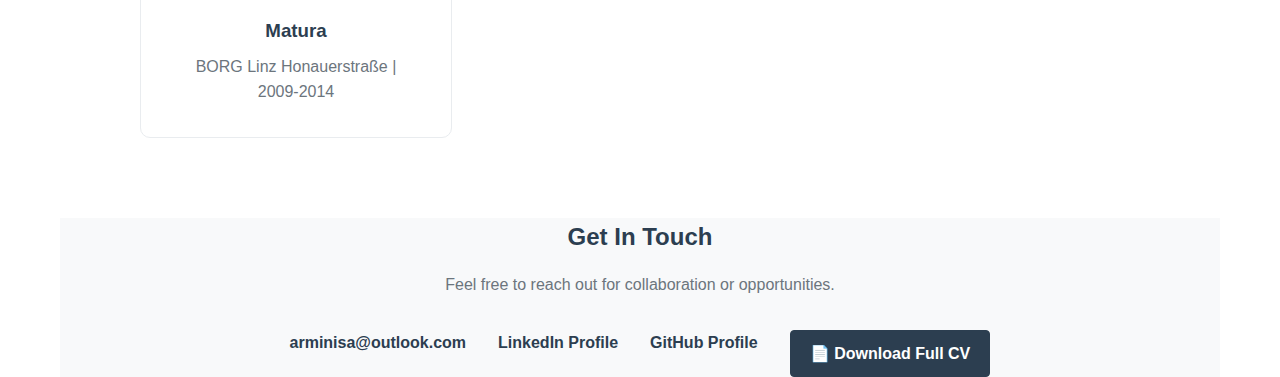
<file: Armin_Imamovic_Portfolio_Standalone.html>
<!DOCTYPE html>
<html lang="en">
<head>
    <meta charset="UTF-8">
    <meta name="viewport" content="width=device-width, initial-scale=1.0">
    <title>Armin Isa Imamovic - Portfolio</title>
    <style>
        * {
            margin: 0;
            padding: 0;
            box-sizing: border-box;
        }

        :root {
            --bg-primary: #ffffff;
            --bg-secondary: #f8f9fa;
            --bg-card: #ffffff;
            --text-primary: #2c3e50;
            --text-secondary: #6c757d;
            --accent: #2c3e50;
            --accent-hover: #1a252f;
            --border: #e9ecef;
        }

        body {
            font-family: 'Inter', -apple-system, BlinkMacSystemFont, 'Segoe UI', Roboto, sans-serif;
            background: var(--bg-primary);
            color: var(--text-primary);
            line-height: 1.6;
            overflow-x: hidden;
        }

        .container {
            max-width: 1200px;
            margin: 0 auto;
            padding: 0 20px;
        }

        /* Hero Section */
        .hero {
            min-height: 100vh;
            display: flex;
            flex-direction: column;
            justify-content: center;
            align-items: center;
            text-align: center;
            position: relative;
            background: linear-gradient(135deg, var(--bg-primary) 0%, var(--bg-secondary) 100%);
        }

        .profile-pic {
            width: 150px;
            height: 150px;
            border-radius: 50%;
            object-fit: cover;
            border: 4px solid var(--accent);
            margin-bottom: 2rem;
            box-shadow: 0 8px 24px rgba(44, 62, 80, 0.15);
            transition: transform 0.3s ease, box-shadow 0.3s ease;
        }

        .profile-pic:hover {
            transform: scale(1.03);
            box-shadow: 0 12px 32px rgba(44, 62, 80, 0.2);
        }

        .hero h1 {
            font-size: clamp(2.5rem, 8vw, 4.5rem);
            font-weight: 300;
            margin-bottom: 1rem;
            color: var(--text-primary);
        }

        h1 {
            font: 2.5rem;
        }

        .subtitle {
            font-size: 1.5rem;
            color: var(--text-secondary);
            margin-bottom: 2rem;
        }

        .contact-info {
            display: flex;
            flex-wrap: wrap;
            gap: 2rem;
            justify-content: center;
            font-size: 1rem;
            color: var(--text-secondary);
        }

        .contact-info a {
            color: var(--accent);
            text-decoration: none;
            transition: color 0.3s ease;
        }

        .contact-info a:hover {
            color: var(--accent-hover);
        }

        .cv-link {
            background: var(--accent);
            color: var(--bg-primary) !important;
            padding: 0.3rem 0.8rem;
            border-radius: 4px;
            font-weight: 400;
            transition: all 0.3s ease;
        }

        .cv-link:hover {
            background: var(--accent-hover);
            transform: translateY(-1px);
        }

        /* Section Styles */
        section {
            padding: 80px 0;
            position: relative;
        }

        section:nth-child(even) {
            background: var(--bg-secondary);
        }

        section h2 {
            font-size: 2rem;
            margin-bottom: 3rem;
            text-align: center;
            color: var(--text-primary);
            font-weight: 300;
            position: relative;
        }

        section h2::after {
            content: '';
            position: absolute;
            bottom: -10px;
            left: 50%;
            transform: translateX(-50%);
            width: 40px;
            height: 1px;
            background: var(--accent);
        }

        /* About Section */
        .about {
            text-align: center;
        }

        .about p {
            max-width: 800px;
            margin: 0 auto;
            font-size: 1.1rem;
            color: var(--text-secondary);
        }

        /* Timeline */
        .timeline {
            position: relative;
            max-width: 800px;
            margin: 0 auto;
        }

        .timeline::before {
            content: '';
            position: absolute;
            left: 50%;
            top: 0;
            bottom: 0;
            width: 2px;
            background: var(--border);
            transform: translateX(-50%);
        }

        .timeline-item {
            position: relative;
            margin-bottom: 3rem;
            display: flex;
            align-items: center;
        }

        .timeline-item:nth-child(odd) {
            flex-direction: row-reverse;
        }

        .timeline-item .date {
            flex: 1;
            text-align: center;
            font-weight: 400;
            color: var(--text-primary);
            padding: 0 2rem;
        }

        .timeline-item .content {
            flex: 2;
            background: var(--bg-card);
            padding: 2rem;
            border-radius: 10px;
            border: 1px solid var(--border);
            position: relative;
        }

        .timeline-item .content::before {
            content: '';
            position: absolute;
            top: 50%;
            width: 0;
            height: 0;
            border: 10px solid transparent;
        }

        .timeline-item:nth-child(odd) .content::before {
            right: -20px;
            border-left-color: var(--bg-card);
        }

        .timeline-item:nth-child(even) .content::before {
            left: -20px;
            border-right-color: var(--bg-card);
        }

        .timeline-item h3 {
            color: var(--text-primary);
            margin-bottom: 0.5rem;
        }

        .timeline-item p {
            color: var(--text-secondary);
            margin-bottom: 0.5rem;
        }

        /* Education Grid */
        .education-grid {
            display: grid;
            grid-template-columns: repeat(auto-fit, minmax(300px, 1fr));
            gap: 2rem;
            max-width: 1000px;
            margin: 0 auto;
        }

        .edu-item {
            background: var(--bg-card);
            padding: 2rem;
            border-radius: 10px;
            border: 1px solid var(--border);
            text-align: center;
            transition: transform 0.3s ease, border-color 0.3s ease;
        }

        .edu-item:hover {
            transform: translateY(-2px);
            border-color: var(--accent);
        }

        .edu-item h3 {
            color: var(--text-primary);
            margin-bottom: 0.5rem;
        }

        .edu-item p {
            color: var(--text-secondary);
        }

        /* Skills */
        .skills-grid {
            display: grid;
            grid-template-columns: repeat(auto-fit, minmax(400px, 1fr));
            gap: 3rem;
            max-width: 1000px;
            margin: 0 auto;
        }

        .skill-category h3 {
            color: var(--text-primary);
            margin-bottom: 1.5rem;
            text-align: center;
        }

        .skill-tags {
            display: flex;
            flex-wrap: wrap;
            gap: 1rem;
            justify-content: center;
        }

        .tag {
            background: var(--bg-card);
            color: var(--text-primary);
            padding: 0.4rem 0.8rem;
            border-radius: 4px;
            border: 1px solid var(--border);
            font-size: 0.9rem;
            transition: all 0.3s ease;
        }

        .tag:hover {
            background: var(--accent);
            color: var(--bg-primary);
            transform: translateY(-1px);
        }

        /* Projects Section - Enhanced */
        .projects {
            background: linear-gradient(135deg, #f8f9fa 0%, #e9ecef 100%);
            position: relative;
            overflow: hidden;
        }

        .projects::before {
            content: '';
            position: absolute;
            top: 0;
            left: 0;
            right: 0;
            height: 4px;
            background: linear-gradient(90deg, var(--accent), var(--accent-hover));
        }

        .projects h2 {
            font-size: 2.2rem;
            color: var(--text-primary);
            margin-bottom: 3.5rem;
            position: relative;
        }

        .projects h2::after {
            content: '';
            position: absolute;
            bottom: -15px;
            left: 50%;
            transform: translateX(-50%);
            width: 60px;
            height: 3px;
            background: var(--accent);
            border-radius: 2px;
        }

        .project-grid {
            display: grid;
            grid-template-columns: repeat(auto-fit, minmax(350px, 1fr));
            gap: 2.5rem;
            max-width: 1000px;
            margin: 0 auto;
        }

        .project-card {
            background: var(--bg-card);
            padding: 2rem;
            border-radius: 10px;
            border: 1px solid var(--border);
            transition: transform 0.3s ease, border-color 0.3s ease, box-shadow 0.3s ease;
            cursor: pointer;
            position: relative;
        }

        .project-card:hover {
            transform: translateY(-2px);
            border-color: var(--accent);
            box-shadow: 0 8px 24px rgba(44, 62, 80, 0.15);
        }

        .project-card-wrapper {
            text-decoration: none;
            color: inherit;
            display: block;
        }

        .project-card-wrapper * {
            text-decoration: none !important;
        }

        .project-card h3 {
            color: var(--text-primary);
            margin-bottom: 0.5rem;
            font-size: 1.4rem;
            font-weight: 600;
            line-height: 1.2;
        }

        .project-date {
            color: var(--text-secondary);
            font-size: 0.9rem;
            margin-bottom: 1rem;
        }

        .project-card p {
            color: var(--text-secondary);
            margin-bottom: 1.5rem;
        }

        .project-link {
            color: var(--accent);
            text-decoration: none;
            font-weight: 600;
            transition: color 0.3s ease;
        }

        .project-link:hover {
            color: var(--accent-hover);
        }

        .project-tech {
            display: flex;
            flex-wrap: wrap;
            gap: 0.5rem;
            margin: 1rem 0;
        }

        .tech-tag {
            background: var(--bg-secondary);
            color: var(--text-secondary);
            padding: 0.2rem 0.6rem;
            border-radius: 3px;
            font-size: 0.8rem;
            border: 1px solid var(--border);
        }

        /* Languages */
        .language-grid {
            display: grid;
            grid-template-columns: repeat(auto-fit, minmax(200px, 1fr));
            gap: 1.5rem;
            max-width: 800px;
            margin: 0 auto;
        }

        .language-item {
            background: var(--bg-card);
            padding: 1.5rem;
            border-radius: 10px;
            border: 1px solid var(--border);
            text-align: center;
            transition: transform 0.3s ease;
        }

        .language-item:hover {
            transform: translateY(-1px);
        }

        .language-item h3 {
            color: var(--text-primary);
            margin-bottom: 0.5rem;
        }

        .level {
            color: var(--text-secondary);
            font-weight: 400;
        }

        /* Contact Footer */
        .contact {
            text-align: center;
            background: var(--bg-secondary);
        }

        .contact h2 {
            margin-bottom: 1rem;
        }

        .contact p {
            color: var(--text-secondary);
            margin-bottom: 2rem;
        }

        .contact-links {
            display: flex;
            flex-wrap: wrap;
            gap: 2rem;
            justify-content: center;
        }

        .contact-links a {
            color: var(--accent);
            text-decoration: none;
            font-weight: 600;
            transition: color 0.3s ease;
        }

        .contact-links a:hover {
            color: var(--accent-hover);
        }

        .cv-download {
            background: var(--accent);
            color: var(--bg-primary) !important;
            padding: 0.6rem 1.2rem;
            border-radius: 4px;
            font-weight: 400;
            transition: all 0.3s ease;
            border: 1px solid var(--accent);
        }

        .cv-download:hover {
            background: var(--accent-hover);
            color: var(--bg-primary) !important;
            transform: translateY(-1px);
        }

        /* Responsive Design */
        @media (max-width: 768px) {
            .timeline::before {
                left: 20px;
            }
            
            .timeline-item {
                flex-direction: column !important;
                align-items: flex-start !important;
                padding-left: 100px;
                margin-bottom: 2rem;
                position: relative;
                min-height: 80px;
            }
            
            .timeline-item .date {
                position: absolute;
                left: 20px;
                top: 15px;
                transform: translateX(-50%);
                padding: 0;
                white-space: nowrap;
                font-size: 0.8rem;
                text-align: center;
                width: 60px;
                z-index: 10;
                font-weight: 600;
                background: var(--bg-secondary);
                padding: 4px 2px;
                border-radius: 4px;
            }
            
            .timeline-item .content {
                width: 100%;
                padding: 1.5rem;
                margin-left: 0;
                position: relative;
                margin-top: 10px;
            }
            
            .timeline-item .content::before {
                left: -10px !important;
                border-right-color: var(--bg-card) !important;
                border-left-color: transparent !important;
                border-width: 8px;
            }
            
            .skills-grid {
                grid-template-columns: 1fr;
            }
            
            .contact-info {
                flex-direction: column;
                gap: 1rem;
            }
            
            .contact-links {
                flex-direction: column;
                gap: 1rem;
            }
        }

        /* Smooth scrolling */
        html {
            scroll-behavior: smooth;
        }

        /* Custom scrollbar */
        ::-webkit-scrollbar {
            width: 8px;
        }

        ::-webkit-scrollbar-track {
            background: var(--bg-primary);
        }

        ::-webkit-scrollbar-thumb {
            background: var(--accent);
            border-radius: 2px;
        }

        ::-webkit-scrollbar-thumb:hover {
            background: var(--accent-hover);
        }
    </style>
</head>
<body>
    <div class="container">
        <header class="hero">
            <img src="profile_pic.jpeg" alt="Armin Isa Imamovic" class="profile-pic">
            <h1>Armin Isa Imamovic</h1>
            <p class="subtitle">Junior Java Developer & Software Engineer</p>
            <div class="contact-info">
                <span>arminisa@outlook.com</span>
                <span>(+43) 6509014453</span>
                <span><a href="https://www.linkedin.com/in/arminisa" target="_blank">LinkedIn</a></span>
                <span><a href="Armin_Imamovic_CV.pdf" target="_blank" class="cv-link">Download CV</a></span>
            </div>
        </header>

        <section class="about">
            <h2>About Me</h2>
            <p>Passionate software developer with a background in environmental science and a strong foundation in Java development. Currently expanding skills in full-stack development and software engineering.</p>
        </section>

        <section class="skills">
            <h2>Technical Skills</h2>
            <div class="skills-grid">
                <div class="skill-category">
                    <h3>Programming Languages</h3>
                    <div class="skill-tags">
                        <span class="tag">Java</span>
                        <span class="tag">JavaScript</span>
                        <span class="tag">HTML5</span>
                        <span class="tag">CSS</span>
                        <span class="tag">C#</span>
                        <span class="tag">PHP</span>
                        <span class="tag">SQL</span>
                        <span class="tag">Python</span>
                        <span class="tag">TypeScript</span>
                    </div>
                </div>
                <div class="skill-category">
                    <h3>Frameworks & Libraries</h3>
                    <div class="skill-tags">
                        <span class="tag">Spring Boot</span>
                        <span class="tag">React</span>
                        <span class="tag">Node.js</span>
                        <span class="tag">Express.js</span>
                        <span class="tag">Hibernate</span>
                        <span class="tag">JUnit</span>
                        <span class="tag">Maven</span>
                        <span class="tag">Git</span>
                    </div>
                </div>
                <div class="skill-category">
                    <h3>Databases & Tools</h3>
                    <div class="skill-tags">
                        <span class="tag">MySQL</span>
                        <span class="tag">PostgreSQL</span>
                        <span class="tag">MongoDB</span>
                        <span class="tag">Redis</span>
                        <span class="tag">Docker</span>
                        <span class="tag">Jenkins</span>
                        <span class="tag">Linux</span>
                        <span class="tag">REST APIs</span>
                    </div>
                </div>
                <div class="skill-category">
                    <h3>Development Practices</h3>
                    <div class="skill-tags">
                        <span class="tag">Agile/Scrum</span>
                        <span class="tag">Test-Driven Development</span>
                        <span class="tag">CI/CD</span>
                        <span class="tag">Code Review</span>
                        <span class="tag">Version Control</span>
                        <span class="tag">Unit Testing</span>
                        <span class="tag">Integration Testing</span>
                        <span class="tag">API Design</span>
                    </div>
                </div>
            </div>
        </section>

        <section class="projects">
            <h2>Projects</h2>
            <div class="project-grid">
                <a href="https://github.com/arminisa95/sportradar_calendar" target="_blank" class="project-card-wrapper">
                    <div class="project-card">
                        <h3>sportradar_calendar</h3>
                        <p class="project-date">November 2025</p>
                        <p>Web application for adding and editing sports events to a calendar. Developed for Sportradar Academy.</p>
                        <div class="project-tech">
                            <span class="tech-tag">HTML5</span>
                            <span class="tech-tag">CSS3</span>
                            <span class="tech-tag">JavaScript</span>
                            <span class="tech-tag">Calendar API</span>
                        </div>
                        <span class="project-link">View Project →</span>
                    </div>
                </a>
                <a href="https://juqeboks.com" target="_blank" class="project-card-wrapper">
                    <div class="project-card">
                        <h3>JUQE Project</h3>
                        <p class="project-date">2025 - Present</p>
                        <p>Full-stack enterprise application with microservices architecture, implementing advanced software engineering patterns and best practices.</p>
                        <div class="project-tech">
                            <span class="tech-tag">Java</span>
                            <span class="tech-tag">Spring Boot</span>
                            <span class="tech-tag">React</span>
                            <span class="tech-tag">MySQL</span>
                            <span class="tech-tag">Docker</span>
                            <span class="tech-tag">REST APIs</span>
                        </div>
                        <span class="project-link">View Project →</span>
                    </div>
                </a>
            </div>
        </section>

        <section class="languages">
            <h2>Language Skills</h2>
            <div class="language-grid">
                <div class="language-item">
                    <h3>German</h3>
                    <span class="level">Native</span>
                </div>
                <div class="language-item">
                    <h3>Bosnian</h3>
                    <span class="level">Native</span>
                </div>
                <div class="language-item">
                    <h3>Croatian</h3>
                    <span class="level">Native</span>
                </div>
                <div class="language-item">
                    <h3>Serbian</h3>
                    <span class="level">Native</span>
                </div>
                <div class="language-item">
                    <h3>English</h3>
                    <span class="level">C1</span>
                </div>
                <div class="language-item">
                    <h3>French</h3>
                    <span class="level">B1</span>
                </div>
            </div>
        </section>

        <section class="experience">
            <h2>Work Experience</h2>
            <div class="timeline">
                <div class="timeline-item">
                    <div class="date">2025 - Present</div>
                    <div class="content">
                        <h3>Junior Java Developer</h3>
                        <p>ibis acam Bildungs-GmbH</p>
                        <p>Development and analysis of software and applications</p>
                    </div>
                </div>
                <div class="timeline-item">
                    <div class="date">2022 - 2025</div>
                    <div class="content">
                        <h3>Kunst- und Kulturvermittlung</h3>
                        <p>Ars Electronica Linz GmbH&CoKG</p>
                        <p>Organization, moderation, workshop leadership</p>
                    </div>
                </div>
                <div class="timeline-item">
                    <div class="date">2022 - 2024</div>
                    <div class="content">
                        <h3>Rechts-, Sozial- und Arbeitsmarktberatung</h3>
                        <p>Migrare | Linz, Austria</p>
                        <p>ANV, pension applications, client concerns, translations, simultaneous interpretation, debt counseling</p>
                    </div>
                </div>
                <div class="timeline-item">
                    <div class="date">2021</div>
                    <div class="content">
                        <h3>Administrator</h3>
                        <p>Rotes Kreuz</p>
                        <p>Administrative and organizational tasks</p>
                    </div>
                </div>
                <div class="timeline-item">
                    <div class="date">2018 - 2020</div>
                    <div class="content">
                        <h3>Kinderuni</h3>
                        <p>IFAU</p>
                        <p>Assistance for professors and technical support, group supervision of up to 20 children</p>
                    </div>
                </div>
            </div>
        </section>

        <section class="education">
            <h2>Education & Training</h2>
            <div class="education-grid">
                <div class="edu-item">
                    <h3>Junior Java-Developer</h3>
                    <p>ibis acam Bildungs-GmbH | 2025-2026</p>
                </div>
                <div class="edu-item">
                    <h3>42 Piscine</h3>
                    <p>42 Vienna | 2025</p>
                </div>
                <div class="edu-item">
                    <h3>Umwelt- und Bioressourcenmanagement</h3>
                    <p>BOKU Wien | 2017-2020</p>
                </div>
                <div class="edu-item">
                    <h3>Matura</h3>
                    <p>BORG Linz Honauerstraße | 2009-2014</p>
                </div>
            </div>
        </section>

        <footer class="contact">
            <h2>Get In Touch</h2>
            <p>Feel free to reach out for collaboration or opportunities.</p>
            <div class="contact-links">
                <a href="mailto:arminisa@outlook.com">arminisa@outlook.com</a>
                <a href="https://www.linkedin.com/in/arminisa" target="_blank">LinkedIn Profile</a>
                <a href="https://github.com/arminisa95" target="_blank">GitHub Profile</a>
                <a href="Armin_Imamovic_CV.pdf" target="_blank" class="cv-download">📄 Download Full CV</a>
            </div>
        </footer>
    </div>
</body>
</html>
</file>
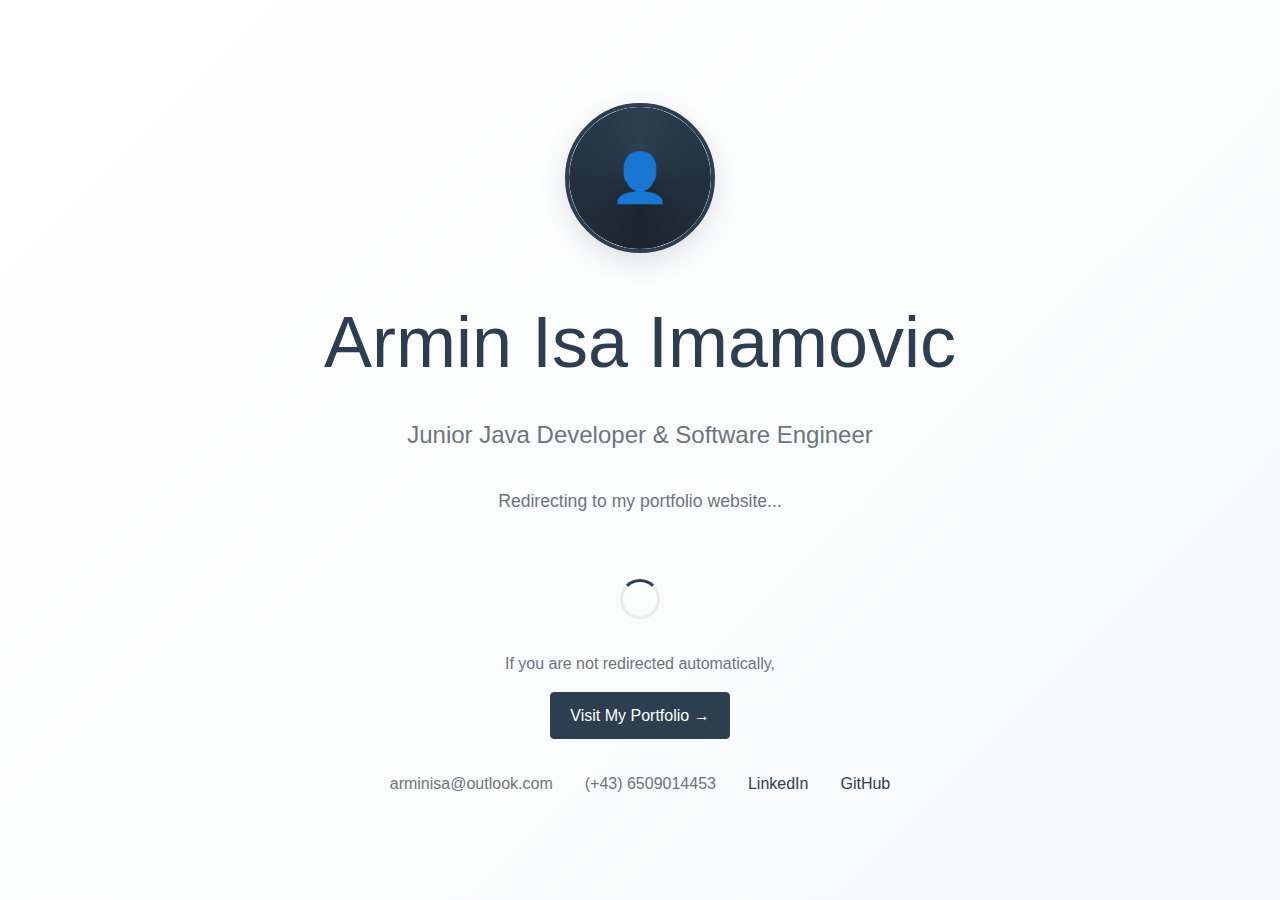
<file: Portfolio_Redirect.html>
<!DOCTYPE html>
<html lang="en">
<head>
    <meta charset="UTF-8">
    <meta name="viewport" content="width=device-width, initial-scale=1.0">
    <title>Armin Isa Imamovic - Portfolio</title>
    <style>
        * {
            margin: 0;
            padding: 0;
            box-sizing: border-box;
        }

        :root {
            --bg-primary: #ffffff;
            --bg-secondary: #f8f9fa;
            --bg-card: #ffffff;
            --text-primary: #2c3e50;
            --text-secondary: #6c757d;
            --accent: #2c3e50;
            --accent-hover: #1a252f;
            --border: #e9ecef;
        }

        body {
            font-family: 'Inter', -apple-system, BlinkMacSystemFont, 'Segoe UI', Roboto, sans-serif;
            background: linear-gradient(135deg, var(--bg-primary) 0%, var(--bg-secondary) 100%);
            color: var(--text-primary);
            line-height: 1.6;
            overflow-x: hidden;
            min-height: 100vh;
            display: flex;
            justify-content: center;
            align-items: center;
        }

        .container {
            max-width: 800px;
            padding: 0 20px;
            text-align: center;
        }

        .hero {
            display: flex;
            flex-direction: column;
            justify-content: center;
            align-items: center;
            text-align: center;
        }

        .profile-pic-placeholder {
            width: 150px;
            height: 150px;
            border-radius: 50%;
            border: 4px solid var(--accent);
            margin-bottom: 2rem;
            box-shadow: 0 8px 24px rgba(44, 62, 80, 0.15);
            display: flex;
            align-items: center;
            justify-content: center;
            background: var(--bg-card);
            position: relative;
            overflow: hidden;
        }

        .profile-pic-placeholder::before {
            content: '';
            position: absolute;
            width: 100%;
            height: 100%;
            background: conic-gradient(from 0deg, var(--accent), var(--accent-hover), var(--accent));
            animation: rotate 2s linear infinite;
            border-radius: 50%;
        }

        .profile-pic-placeholder::after {
            content: '👤';
            font-size: 3rem;
            color: var(--text-primary);
            position: relative;
            z-index: 1;
        }

        @keyframes rotate {
            0% { transform: rotate(0deg); }
            100% { transform: rotate(360deg); }
        }

        h1 {
            font-size: clamp(2.5rem, 8vw, 4.5rem);
            font-weight: 300;
            margin-bottom: 1rem;
            color: var(--text-primary);
        }

        .subtitle {
            font-size: 1.5rem;
            color: var(--text-secondary);
            margin-bottom: 2rem;
        }

        .redirect-message {
            font-size: 1.1rem;
            color: var(--text-secondary);
            margin-bottom: 2rem;
            max-width: 600px;
        }

        .spinner-container {
            margin: 2rem 0;
        }

        .spinner {
            width: 40px;
            height: 40px;
            border: 3px solid var(--border);
            border-top: 3px solid var(--accent);
            border-radius: 50%;
            animation: spin 1s linear infinite;
            margin: 0 auto;
        }

        @keyframes spin {
            0% { transform: rotate(0deg); }
            100% { transform: rotate(360deg); }
        }

        .manual-link {
            background: var(--accent);
            color: var(--bg-primary) !important;
            padding: 0.6rem 1.2rem;
            border-radius: 4px;
            font-weight: 400;
            text-decoration: none;
            transition: all 0.3s ease;
            border: 1px solid var(--accent);
            display: inline-block;
        }

        .manual-link:hover {
            background: var(--accent-hover);
            transform: translateY(-1px);
        }

        .contact-info {
            display: flex;
            flex-wrap: wrap;
            gap: 2rem;
            justify-content: center;
            font-size: 1rem;
            color: var(--text-secondary);
            margin-top: 2rem;
        }

        .contact-info a {
            color: var(--accent);
            text-decoration: none;
            transition: color 0.3s ease;
        }

        .contact-info a:hover {
            color: var(--accent-hover);
        }

        /* Responsive Design */
        @media (max-width: 768px) {
            .contact-info {
                flex-direction: column;
                gap: 1rem;
            }
        }
    </style>
</head>
<body>
    <div class="container">
        <header class="hero">
            <div class="profile-pic-placeholder"></div>
            <h1>Armin Isa Imamovic</h1>
            <p class="subtitle">Junior Java Developer & Software Engineer</p>
            
            <div class="redirect-message">
                Redirecting to my portfolio website...
            </div>
            
            <div class="spinner-container">
                <div class="spinner"></div>
            </div>
            
            <p style="color: var(--text-secondary); margin-bottom: 1rem;">
                If you are not redirected automatically,
            </p>
            
            <a href="https://arminisa95.github.io/portfolio_armin_imamovic/" class="manual-link">
                Visit My Portfolio →
            </a>
            
            <div class="contact-info">
                <span>arminisa@outlook.com</span>
                <span>(+43) 6509014453</span>
                <span><a href="https://www.linkedin.com/in/arminisa" target="_blank">LinkedIn</a></span>
                <span><a href="https://github.com/arminisa95" target="_blank">GitHub</a></span>
            </div>
        </header>
    </div>

    <script>
        // Redirect to GitHub Pages portfolio after 3 seconds
        setTimeout(function() {
            window.location.href = "https://arminisa95.github.io/portfolio_armin_imamovic/";
        }, 3000);
    </script>
</body>
</html>
</file>
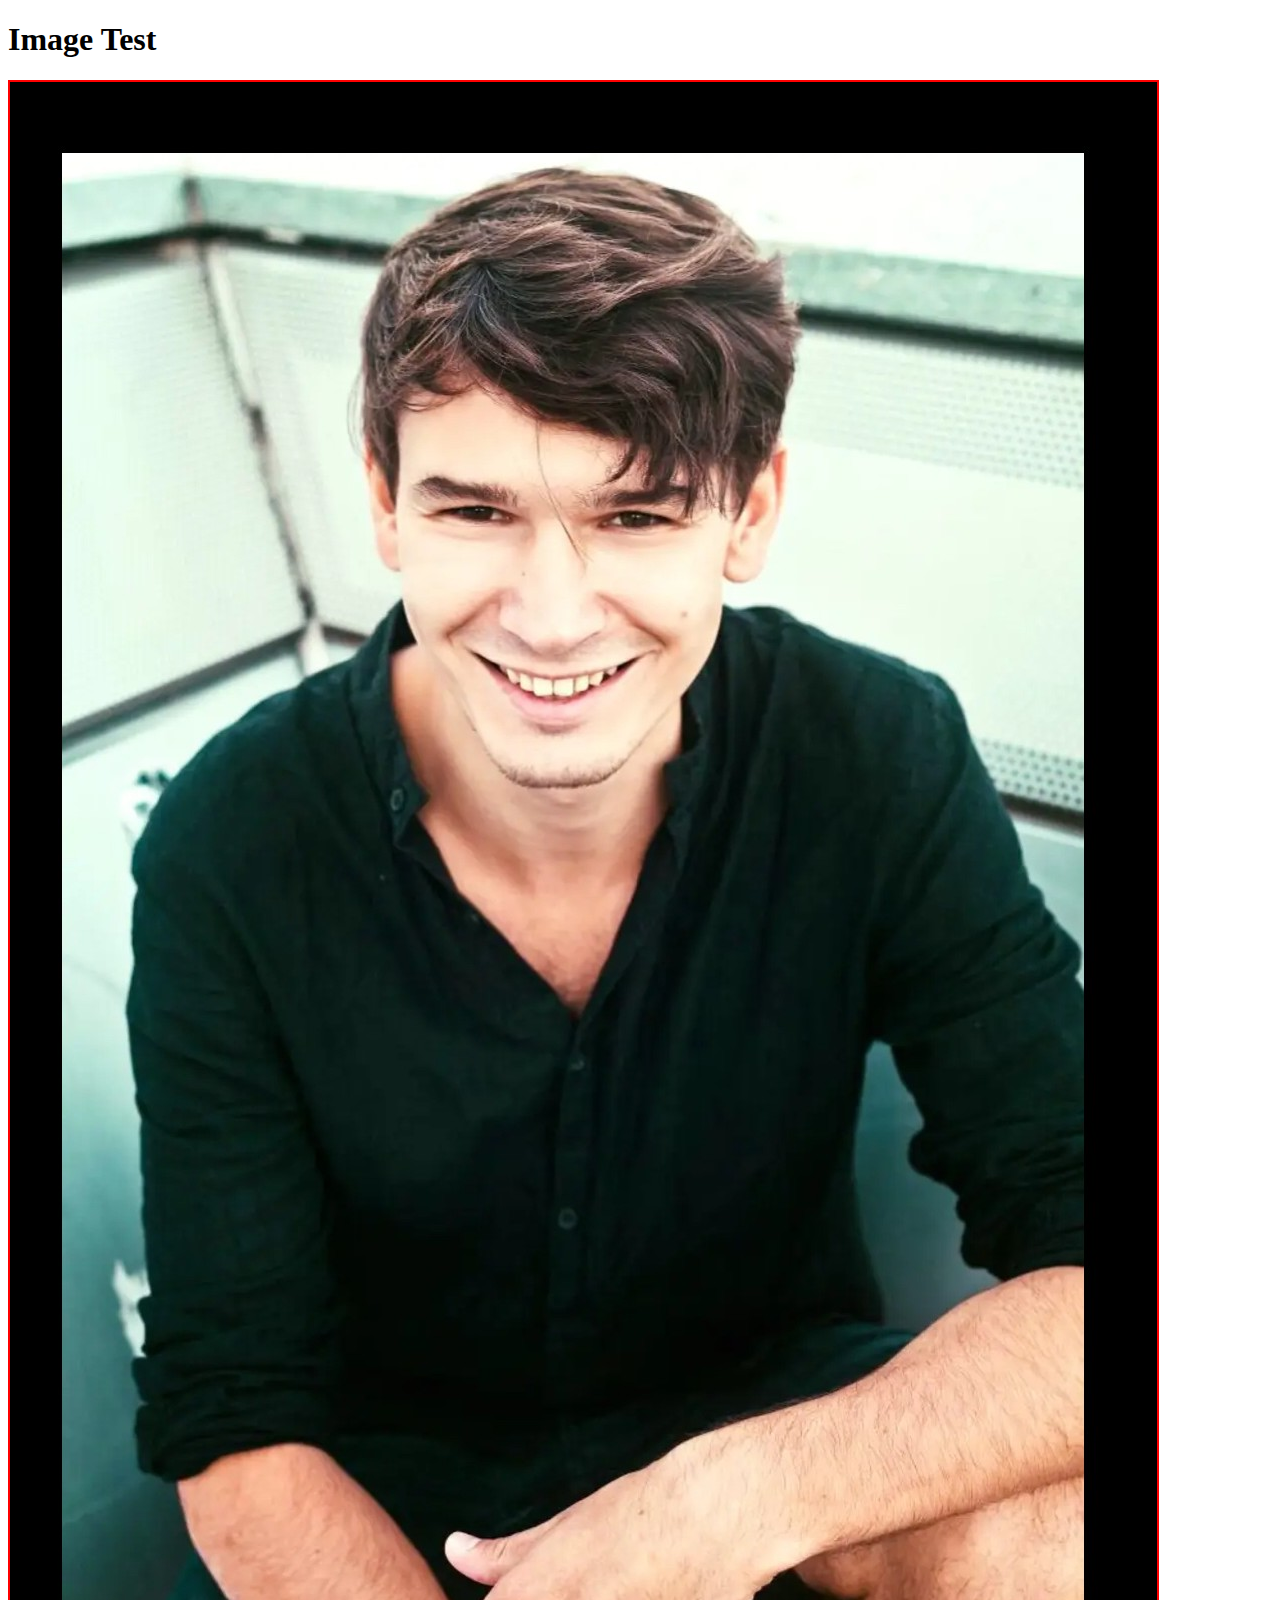
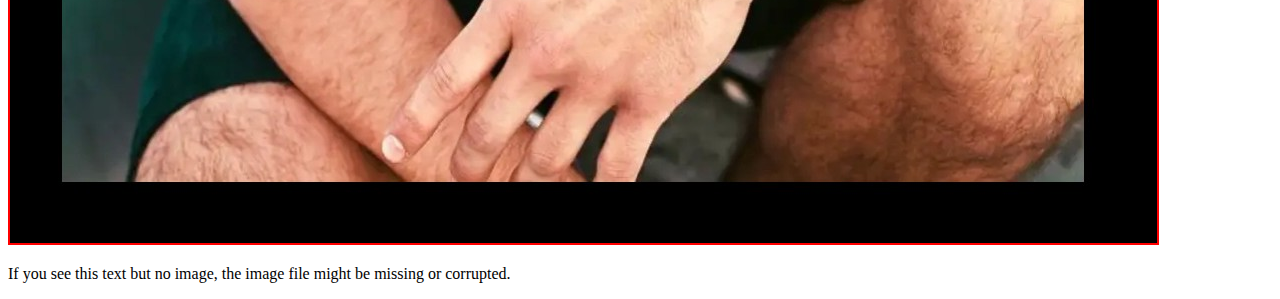
<file: test_image.html>
<!DOCTYPE html>
<html>
<head>
    <title>Test Image</title>
</head>
<body>
    <h1>Image Test</h1>
    <img src="profile_pic.jpeg" alt="Test Profile Pic" style="border: 2px solid red;">
    <p>If you see this text but no image, the image file might be missing or corrupted.</p>
</body>
</html>
</file>
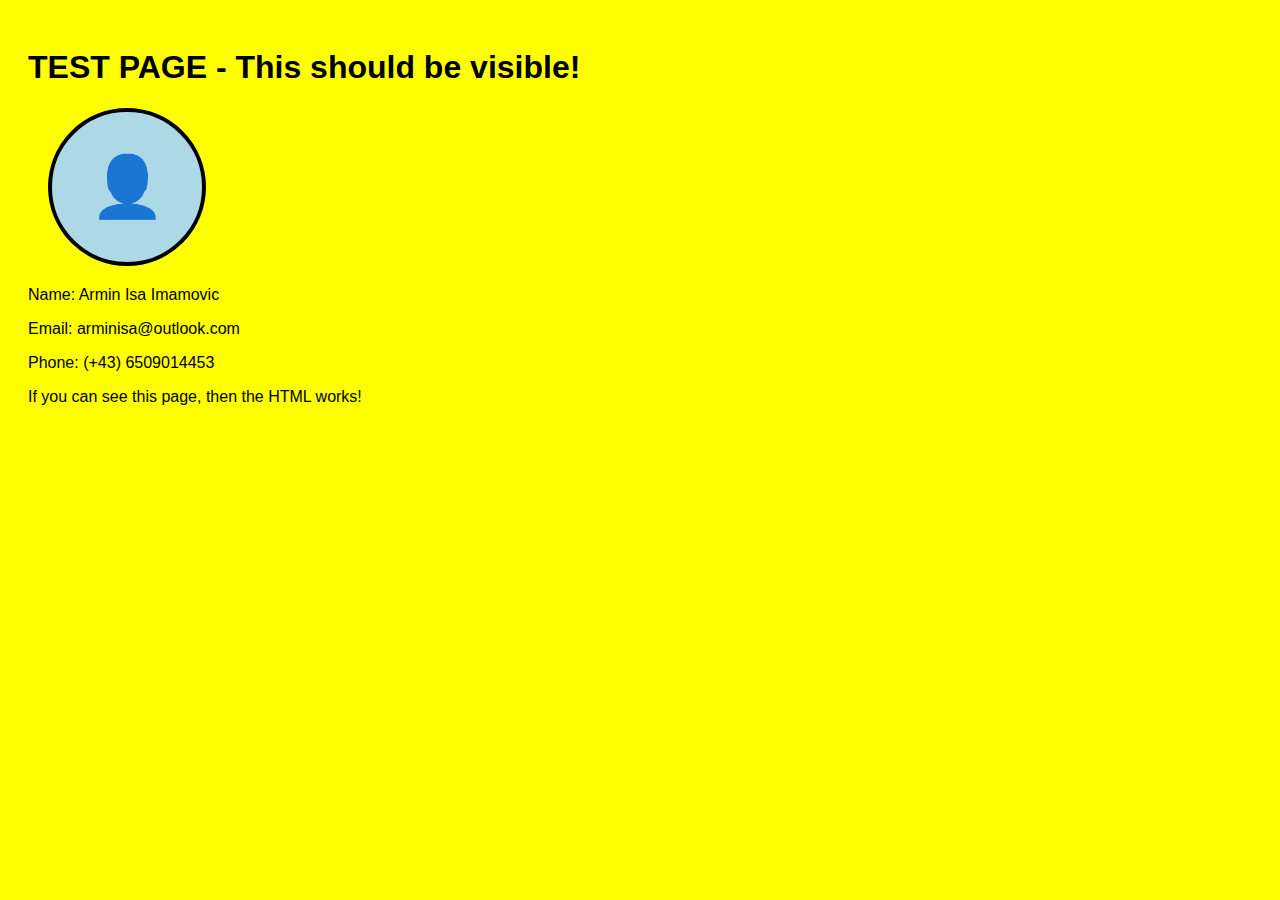
<file: test_portfolio.html>
<!DOCTYPE html>
<html>
<head>
    <title>Test Portfolio</title>
</head>
<body style="background-color: yellow; font-family: Arial; padding: 20px;">
    <h1>TEST PAGE - This should be visible!</h1>
    <div style="width: 150px; height: 150px; border-radius: 50%; border: 4px solid black; background-color: lightblue; display: flex; align-items: center; justify-content: center; font-size: 60px; margin: 20px;">
        👤
    </div>
    <p>Name: Armin Isa Imamovic</p>
    <p>Email: arminisa@outlook.com</p>
    <p>Phone: (+43) 6509014453</p>
    <p>If you can see this page, then the HTML works!</p>
</body>
</html>
</file>
